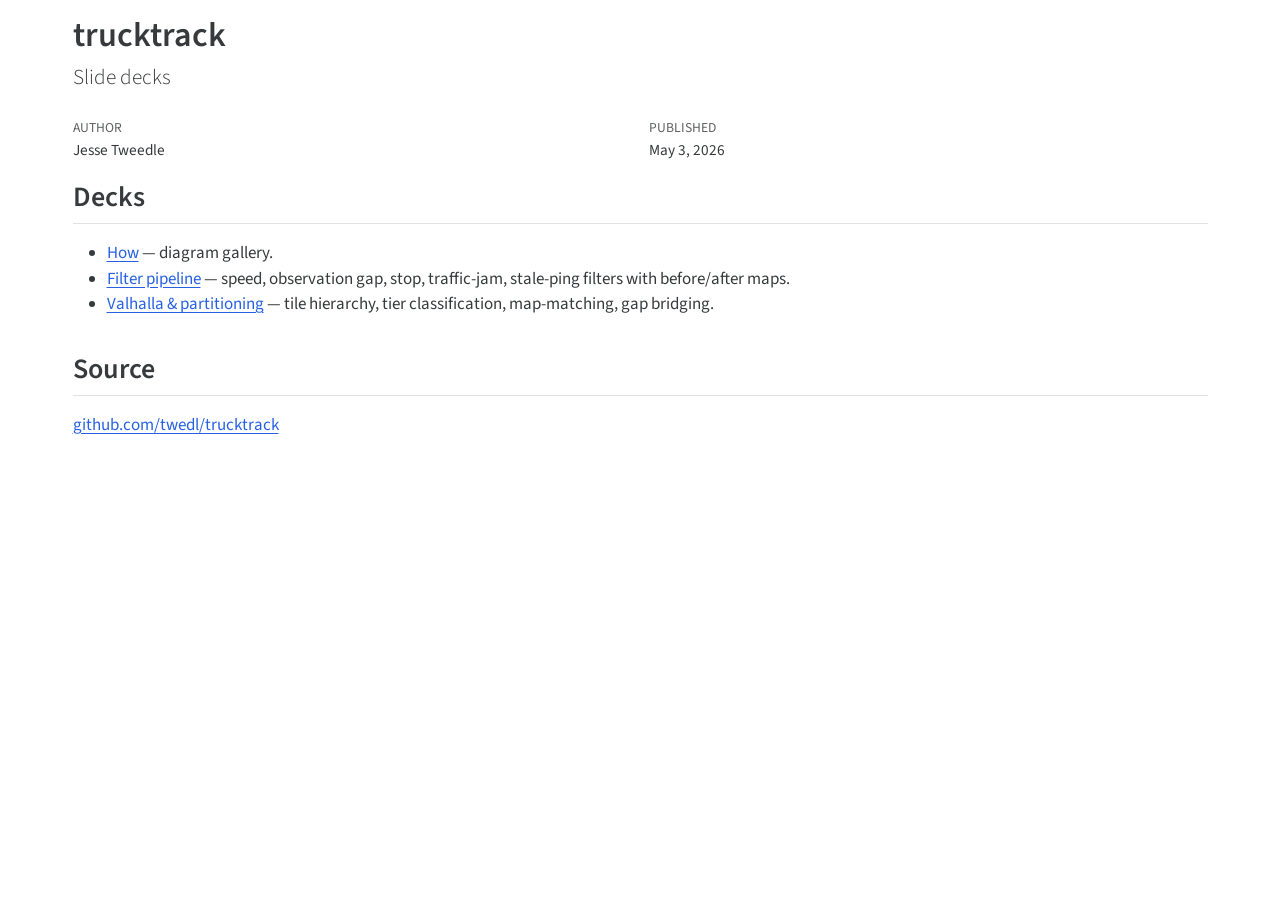
<file: docs/index.html>
<!DOCTYPE html>
<html xmlns="http://www.w3.org/1999/xhtml" lang="en" xml:lang="en"><head>

<meta charset="utf-8">
<meta name="generator" content="quarto-1.9.37">

<meta name="viewport" content="width=device-width, initial-scale=1.0, user-scalable=yes">

<meta name="author" content="Jesse Tweedle">
<meta name="dcterms.date" content="2026-05-03">

<title>trucktrack</title>
<style>
/* Default styles provided by pandoc.
** See https://pandoc.org/MANUAL.html#variables-for-html for config info.
*/
code{white-space: pre-wrap;}
span.smallcaps{font-variant: small-caps;}
div.columns{display: flex; gap: min(4vw, 1.5em);}
div.column{flex: auto; overflow-x: auto;}
div.hanging-indent{margin-left: 1.5em; text-indent: -1.5em;}
ul.task-list{list-style: none;}
ul.task-list li input[type="checkbox"] {
  width: 0.8em;
  margin: 0 0.8em 0.2em -1em; /* quarto-specific, see https://github.com/quarto-dev/quarto-cli/issues/4556 */ 
  vertical-align: middle;
}
</style>


<script src="index_files/libs/clipboard/clipboard.min.js"></script>
<script src="index_files/libs/quarto-html/quarto.js" type="module"></script>
<script src="index_files/libs/quarto-html/tabsets/tabsets.js" type="module"></script>
<script src="index_files/libs/quarto-html/popper.min.js"></script>
<script src="index_files/libs/quarto-html/tippy.umd.min.js"></script>
<script src="index_files/libs/quarto-html/anchor.min.js"></script>
<link href="index_files/libs/quarto-html/tippy.css" rel="stylesheet">
<link href="index_files/libs/quarto-html/quarto-syntax-highlighting-7f8f88aac4f3542376d5c11b86a4c14d.css" rel="stylesheet" id="quarto-text-highlighting-styles">
<script src="index_files/libs/bootstrap/bootstrap.min.js"></script>
<link href="index_files/libs/bootstrap/bootstrap-icons.css" rel="stylesheet">
<link href="index_files/libs/bootstrap/bootstrap-8ffd5f67044e5306d9846f29df41dda5.min.css" rel="stylesheet" append-hash="true" id="quarto-bootstrap" data-mode="light">


</head>

<body class="quarto-light">

<div id="quarto-content" class="page-columns page-rows-contents page-layout-full">

<main class="content column-page" id="quarto-document-content">

<header id="title-block-header" class="quarto-title-block default">
<div class="quarto-title">
<h1 class="title">trucktrack</h1>
<p class="subtitle lead">Slide decks</p>
</div>



<div class="quarto-title-meta column-page">

    <div>
    <div class="quarto-title-meta-heading">Author</div>
    <div class="quarto-title-meta-contents">
             <p>Jesse Tweedle </p>
          </div>
  </div>
    
    <div>
    <div class="quarto-title-meta-heading">Published</div>
    <div class="quarto-title-meta-contents">
      <p class="date">May 3, 2026</p>
    </div>
  </div>
  
    
  </div>
  


</header>


<section id="decks" class="level2">
<h2 class="anchored" data-anchor-id="decks">Decks</h2>
<ul>
<li><a href="how/">How</a> — diagram gallery.</li>
<li><a href="filters/">Filter pipeline</a> — speed, observation gap, stop, traffic-jam, stale-ping filters with before/after maps.</li>
<li><a href="valhalla/">Valhalla &amp; partitioning</a> — tile hierarchy, tier classification, map-matching, gap bridging.</li>
</ul>
</section>
<section id="source" class="level2">
<h2 class="anchored" data-anchor-id="source">Source</h2>
<p><a href="https://github.com/twedl/trucktrack">github.com/twedl/trucktrack</a></p>
</section>

</main>
<!-- /main column -->
<script id="quarto-html-after-body" type="application/javascript">
  window.document.addEventListener("DOMContentLoaded", function (event) {
    const icon = "";
    const anchorJS = new window.AnchorJS();
    anchorJS.options = {
      placement: 'right',
      icon: icon
    };
    anchorJS.add('.anchored');
    const isCodeAnnotation = (el) => {
      for (const clz of el.classList) {
        if (clz.startsWith('code-annotation-')) {                     
          return true;
        }
      }
      return false;
    }
    const onCopySuccess = function(e) {
      // button target
      const button = e.trigger;
      // don't keep focus
      button.blur();
      // flash "checked"
      button.classList.add('code-copy-button-checked');
      var currentTitle = button.getAttribute("title");
      button.setAttribute("title", "Copied!");
      let tooltip;
      if (window.bootstrap) {
        button.setAttribute("data-bs-toggle", "tooltip");
        button.setAttribute("data-bs-placement", "left");
        button.setAttribute("data-bs-title", "Copied!");
        tooltip = new bootstrap.Tooltip(button, 
          { trigger: "manual", 
            customClass: "code-copy-button-tooltip",
            offset: [0, -8]});
        tooltip.show();    
      }
      setTimeout(function() {
        if (tooltip) {
          tooltip.hide();
          button.removeAttribute("data-bs-title");
          button.removeAttribute("data-bs-toggle");
          button.removeAttribute("data-bs-placement");
        }
        button.setAttribute("title", currentTitle);
        button.classList.remove('code-copy-button-checked');
      }, 1000);
      // clear code selection
      e.clearSelection();
    }
    const getTextToCopy = function(trigger) {
      const outerScaffold = trigger.parentElement.cloneNode(true);
      const codeEl = outerScaffold.querySelector('code');
      for (const childEl of codeEl.children) {
        if (isCodeAnnotation(childEl)) {
          childEl.remove();
        }
      }
      return codeEl.innerText;
    }
    const clipboard = new window.ClipboardJS('.code-copy-button:not([data-in-quarto-modal])', {
      text: getTextToCopy
    });
    clipboard.on('success', onCopySuccess);
    if (window.document.getElementById('quarto-embedded-source-code-modal')) {
      const clipboardModal = new window.ClipboardJS('.code-copy-button[data-in-quarto-modal]', {
        text: getTextToCopy,
        container: window.document.getElementById('quarto-embedded-source-code-modal')
      });
      clipboardModal.on('success', onCopySuccess);
    }
      var localhostRegex = new RegExp(/^(?:http|https):\/\/localhost\:?[0-9]*\//);
      var mailtoRegex = new RegExp(/^mailto:/);
        var filterRegex = new RegExp('/' + window.location.host + '/');
      var isInternal = (href) => {
          return filterRegex.test(href) || localhostRegex.test(href) || mailtoRegex.test(href);
      }
      // Inspect non-navigation links and adorn them if external
     var links = window.document.querySelectorAll('a[href]:not(.nav-link):not(.navbar-brand):not(.toc-action):not(.sidebar-link):not(.sidebar-item-toggle):not(.pagination-link):not(.no-external):not([aria-hidden]):not(.dropdown-item):not(.quarto-navigation-tool):not(.about-link)');
      for (var i=0; i<links.length; i++) {
        const link = links[i];
        if (!isInternal(link.href)) {
          // undo the damage that might have been done by quarto-nav.js in the case of
          // links that we want to consider external
          if (link.dataset.originalHref !== undefined) {
            link.href = link.dataset.originalHref;
          }
        }
      }
    function tippyHover(el, contentFn, onTriggerFn, onUntriggerFn) {
      const config = {
        allowHTML: true,
        maxWidth: 500,
        delay: 100,
        arrow: false,
        appendTo: function(el) {
            return el.parentElement;
        },
        interactive: true,
        interactiveBorder: 10,
        theme: 'quarto',
        placement: 'bottom-start',
      };
      if (contentFn) {
        config.content = contentFn;
      }
      if (onTriggerFn) {
        config.onTrigger = onTriggerFn;
      }
      if (onUntriggerFn) {
        config.onUntrigger = onUntriggerFn;
      }
      window.tippy(el, config); 
    }
    const noterefs = window.document.querySelectorAll('a[role="doc-noteref"]');
    for (var i=0; i<noterefs.length; i++) {
      const ref = noterefs[i];
      tippyHover(ref, function() {
        // use id or data attribute instead here
        let href = ref.getAttribute('data-footnote-href') || ref.getAttribute('href');
        try { href = new URL(href).hash; } catch {}
        const id = href.replace(/^#\/?/, "");
        const note = window.document.getElementById(id);
        if (note) {
          return note.innerHTML;
        } else {
          return "";
        }
      });
    }
    const xrefs = window.document.querySelectorAll('a.quarto-xref');
    const processXRef = (id, note) => {
      // Strip column container classes
      const stripColumnClz = (el) => {
        el.classList.remove("page-full", "page-columns");
        if (el.children) {
          for (const child of el.children) {
            stripColumnClz(child);
          }
        }
      }
      stripColumnClz(note)
      if (id === null || id.startsWith('sec-')) {
        // Special case sections, only their first couple elements
        const container = document.createElement("div");
        if (note.children && note.children.length > 2) {
          container.appendChild(note.children[0].cloneNode(true));
          for (let i = 1; i < note.children.length; i++) {
            const child = note.children[i];
            if (child.tagName === "P" && child.innerText === "") {
              continue;
            } else {
              container.appendChild(child.cloneNode(true));
              break;
            }
          }
          if (window.Quarto?.typesetMath) {
            window.Quarto.typesetMath(container);
          }
          return container.innerHTML
        } else {
          if (window.Quarto?.typesetMath) {
            window.Quarto.typesetMath(note);
          }
          return note.innerHTML;
        }
      } else {
        // Remove any anchor links if they are present
        const anchorLink = note.querySelector('a.anchorjs-link');
        if (anchorLink) {
          anchorLink.remove();
        }
        if (window.Quarto?.typesetMath) {
          window.Quarto.typesetMath(note);
        }
        if (note.classList.contains("callout")) {
          return note.outerHTML;
        } else {
          return note.innerHTML;
        }
      }
    }
    for (var i=0; i<xrefs.length; i++) {
      const xref = xrefs[i];
      tippyHover(xref, undefined, function(instance) {
        instance.disable();
        let url = xref.getAttribute('href');
        let hash = undefined; 
        if (url.startsWith('#')) {
          hash = url;
        } else {
          try { hash = new URL(url).hash; } catch {}
        }
        if (hash) {
          const id = hash.replace(/^#\/?/, "");
          const note = window.document.getElementById(id);
          if (note !== null) {
            try {
              const html = processXRef(id, note.cloneNode(true));
              instance.setContent(html);
            } finally {
              instance.enable();
              instance.show();
            }
          } else {
            // See if we can fetch this
            fetch(url.split('#')[0])
            .then(res => res.text())
            .then(html => {
              const parser = new DOMParser();
              const htmlDoc = parser.parseFromString(html, "text/html");
              const note = htmlDoc.getElementById(id);
              if (note !== null) {
                const html = processXRef(id, note);
                instance.setContent(html);
              } 
            }).finally(() => {
              instance.enable();
              instance.show();
            });
          }
        } else {
          // See if we can fetch a full url (with no hash to target)
          // This is a special case and we should probably do some content thinning / targeting
          fetch(url)
          .then(res => res.text())
          .then(html => {
            const parser = new DOMParser();
            const htmlDoc = parser.parseFromString(html, "text/html");
            const note = htmlDoc.querySelector('main.content');
            if (note !== null) {
              // This should only happen for chapter cross references
              // (since there is no id in the URL)
              // remove the first header
              if (note.children.length > 0 && note.children[0].tagName === "HEADER") {
                note.children[0].remove();
              }
              const html = processXRef(null, note);
              instance.setContent(html);
            } 
          }).finally(() => {
            instance.enable();
            instance.show();
          });
        }
      }, function(instance) {
      });
    }
        let selectedAnnoteEl;
        const selectorForAnnotation = ( cell, annotation) => {
          let cellAttr = 'data-code-cell="' + cell + '"';
          let lineAttr = 'data-code-annotation="' +  annotation + '"';
          const selector = 'span[' + cellAttr + '][' + lineAttr + ']';
          return selector;
        }
        const selectCodeLines = (annoteEl) => {
          const doc = window.document;
          const targetCell = annoteEl.getAttribute("data-target-cell");
          const targetAnnotation = annoteEl.getAttribute("data-target-annotation");
          const annoteSpan = window.document.querySelector(selectorForAnnotation(targetCell, targetAnnotation));
          const lines = annoteSpan.getAttribute("data-code-lines").split(",");
          const lineIds = lines.map((line) => {
            return targetCell + "-" + line;
          })
          let top = null;
          let height = null;
          let parent = null;
          if (lineIds.length > 0) {
              //compute the position of the single el (top and bottom and make a div)
              const el = window.document.getElementById(lineIds[0]);
              top = el.offsetTop;
              height = el.offsetHeight;
              parent = el.parentElement.parentElement;
            if (lineIds.length > 1) {
              const lastEl = window.document.getElementById(lineIds[lineIds.length - 1]);
              const bottom = lastEl.offsetTop + lastEl.offsetHeight;
              height = bottom - top;
            }
            if (top !== null && height !== null && parent !== null) {
              // cook up a div (if necessary) and position it 
              let div = window.document.getElementById("code-annotation-line-highlight");
              if (div === null) {
                div = window.document.createElement("div");
                div.setAttribute("id", "code-annotation-line-highlight");
                div.style.position = 'absolute';
                parent.appendChild(div);
              }
              div.style.top = top - 2 + "px";
              div.style.height = height + 4 + "px";
              div.style.left = 0;
              let gutterDiv = window.document.getElementById("code-annotation-line-highlight-gutter");
              if (gutterDiv === null) {
                gutterDiv = window.document.createElement("div");
                gutterDiv.setAttribute("id", "code-annotation-line-highlight-gutter");
                gutterDiv.style.position = 'absolute';
                const codeCell = window.document.getElementById(targetCell);
                const gutter = codeCell.querySelector('.code-annotation-gutter');
                gutter.appendChild(gutterDiv);
              }
              gutterDiv.style.top = top - 2 + "px";
              gutterDiv.style.height = height + 4 + "px";
            }
            selectedAnnoteEl = annoteEl;
          }
        };
        const unselectCodeLines = () => {
          const elementsIds = ["code-annotation-line-highlight", "code-annotation-line-highlight-gutter"];
          elementsIds.forEach((elId) => {
            const div = window.document.getElementById(elId);
            if (div) {
              div.remove();
            }
          });
          selectedAnnoteEl = undefined;
        };
          // Handle positioning of the toggle
      window.addEventListener(
        "resize",
        throttle(() => {
          elRect = undefined;
          if (selectedAnnoteEl) {
            selectCodeLines(selectedAnnoteEl);
          }
        }, 10)
      );
      function throttle(fn, ms) {
      let throttle = false;
      let timer;
        return (...args) => {
          if(!throttle) { // first call gets through
              fn.apply(this, args);
              throttle = true;
          } else { // all the others get throttled
              if(timer) clearTimeout(timer); // cancel #2
              timer = setTimeout(() => {
                fn.apply(this, args);
                timer = throttle = false;
              }, ms);
          }
        };
      }
        // Attach click handler to the DT
        const annoteDls = window.document.querySelectorAll('dt[data-target-cell]');
        for (const annoteDlNode of annoteDls) {
          annoteDlNode.addEventListener('click', (event) => {
            const clickedEl = event.target;
            if (clickedEl !== selectedAnnoteEl) {
              unselectCodeLines();
              const activeEl = window.document.querySelector('dt[data-target-cell].code-annotation-active');
              if (activeEl) {
                activeEl.classList.remove('code-annotation-active');
              }
              selectCodeLines(clickedEl);
              clickedEl.classList.add('code-annotation-active');
            } else {
              // Unselect the line
              unselectCodeLines();
              clickedEl.classList.remove('code-annotation-active');
            }
          });
        }
    const findCites = (el) => {
      const parentEl = el.parentElement;
      if (parentEl) {
        const cites = parentEl.dataset.cites;
        if (cites) {
          return {
            el,
            cites: cites.split(' ')
          };
        } else {
          return findCites(el.parentElement)
        }
      } else {
        return undefined;
      }
    };
    var bibliorefs = window.document.querySelectorAll('a[role="doc-biblioref"]');
    for (var i=0; i<bibliorefs.length; i++) {
      const ref = bibliorefs[i];
      const citeInfo = findCites(ref);
      if (citeInfo) {
        tippyHover(citeInfo.el, function() {
          var popup = window.document.createElement('div');
          citeInfo.cites.forEach(function(cite) {
            var citeDiv = window.document.createElement('div');
            citeDiv.classList.add('hanging-indent');
            citeDiv.classList.add('csl-entry');
            var biblioDiv = window.document.getElementById('ref-' + cite);
            if (biblioDiv) {
              citeDiv.innerHTML = biblioDiv.innerHTML;
            }
            popup.appendChild(citeDiv);
          });
          return popup.innerHTML;
        });
      }
    }
  });
  </script>
</div> <!-- /content -->




</body></html>
</file>
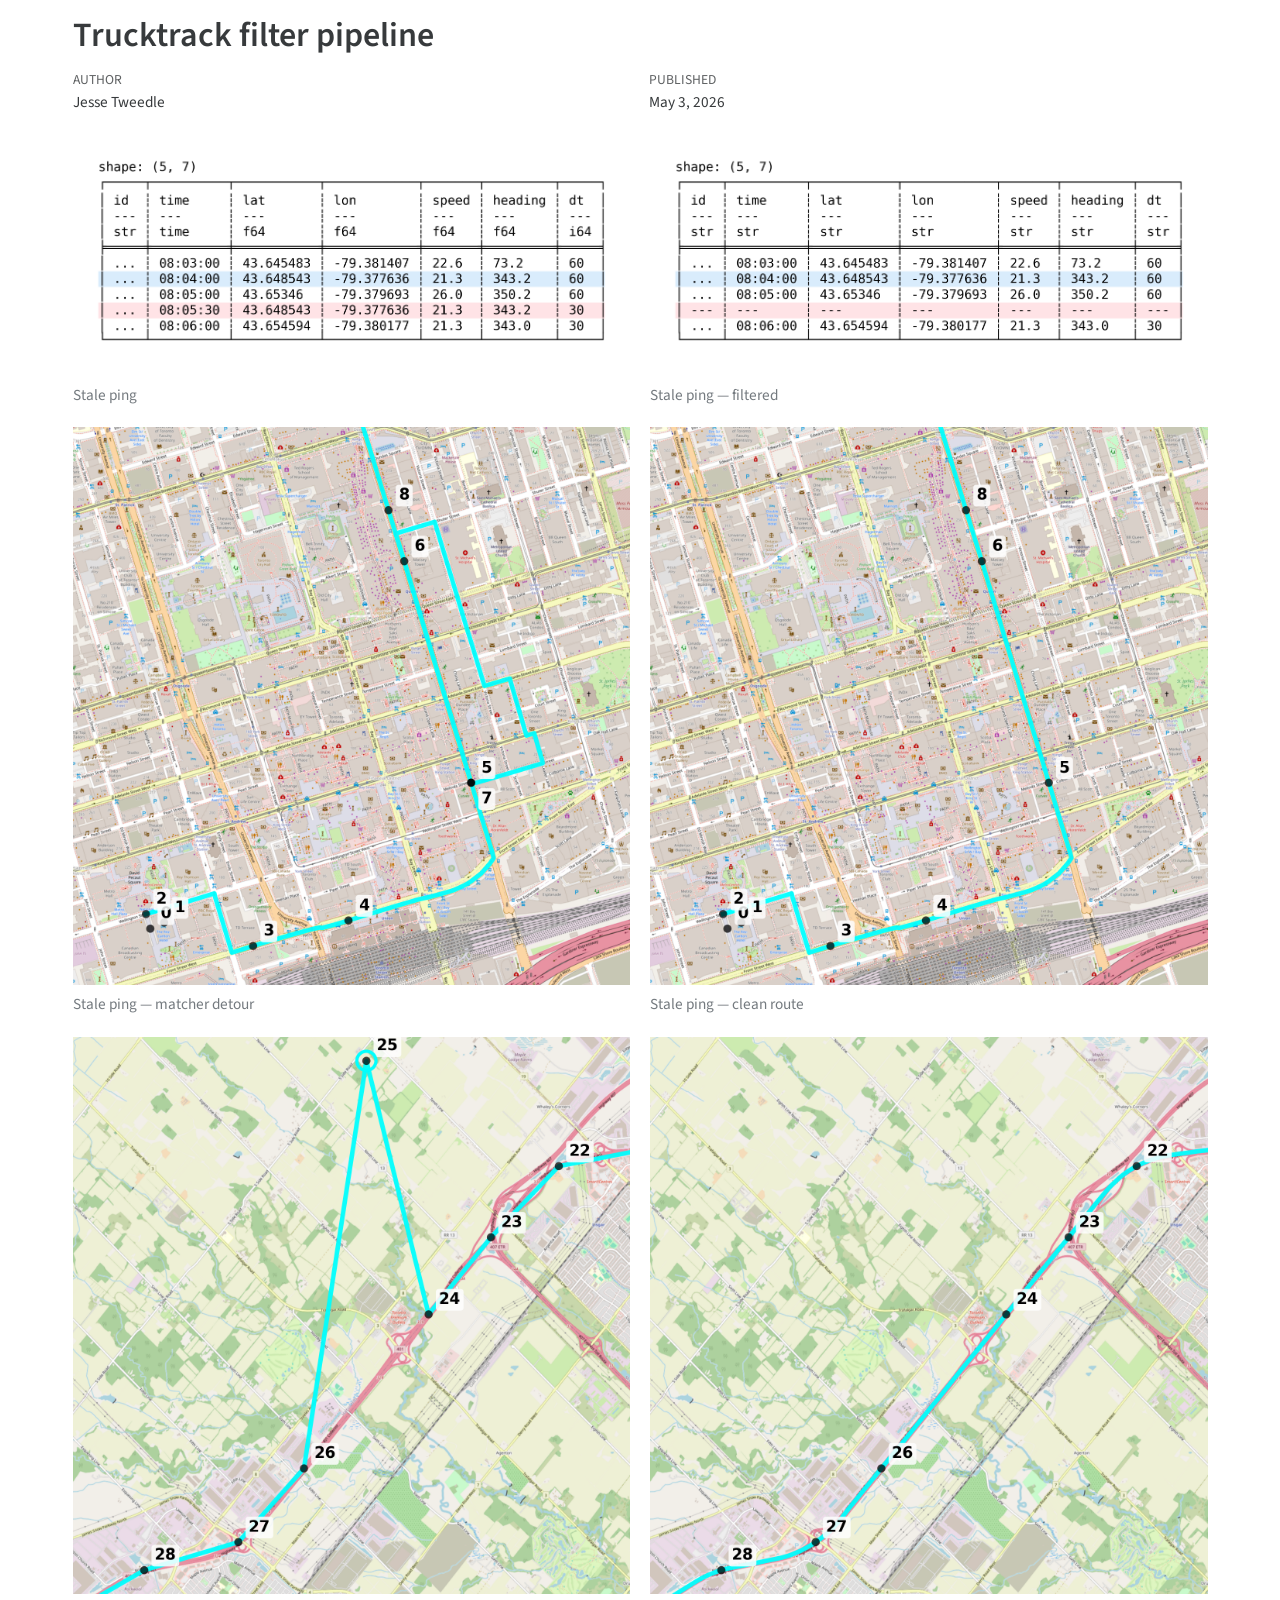
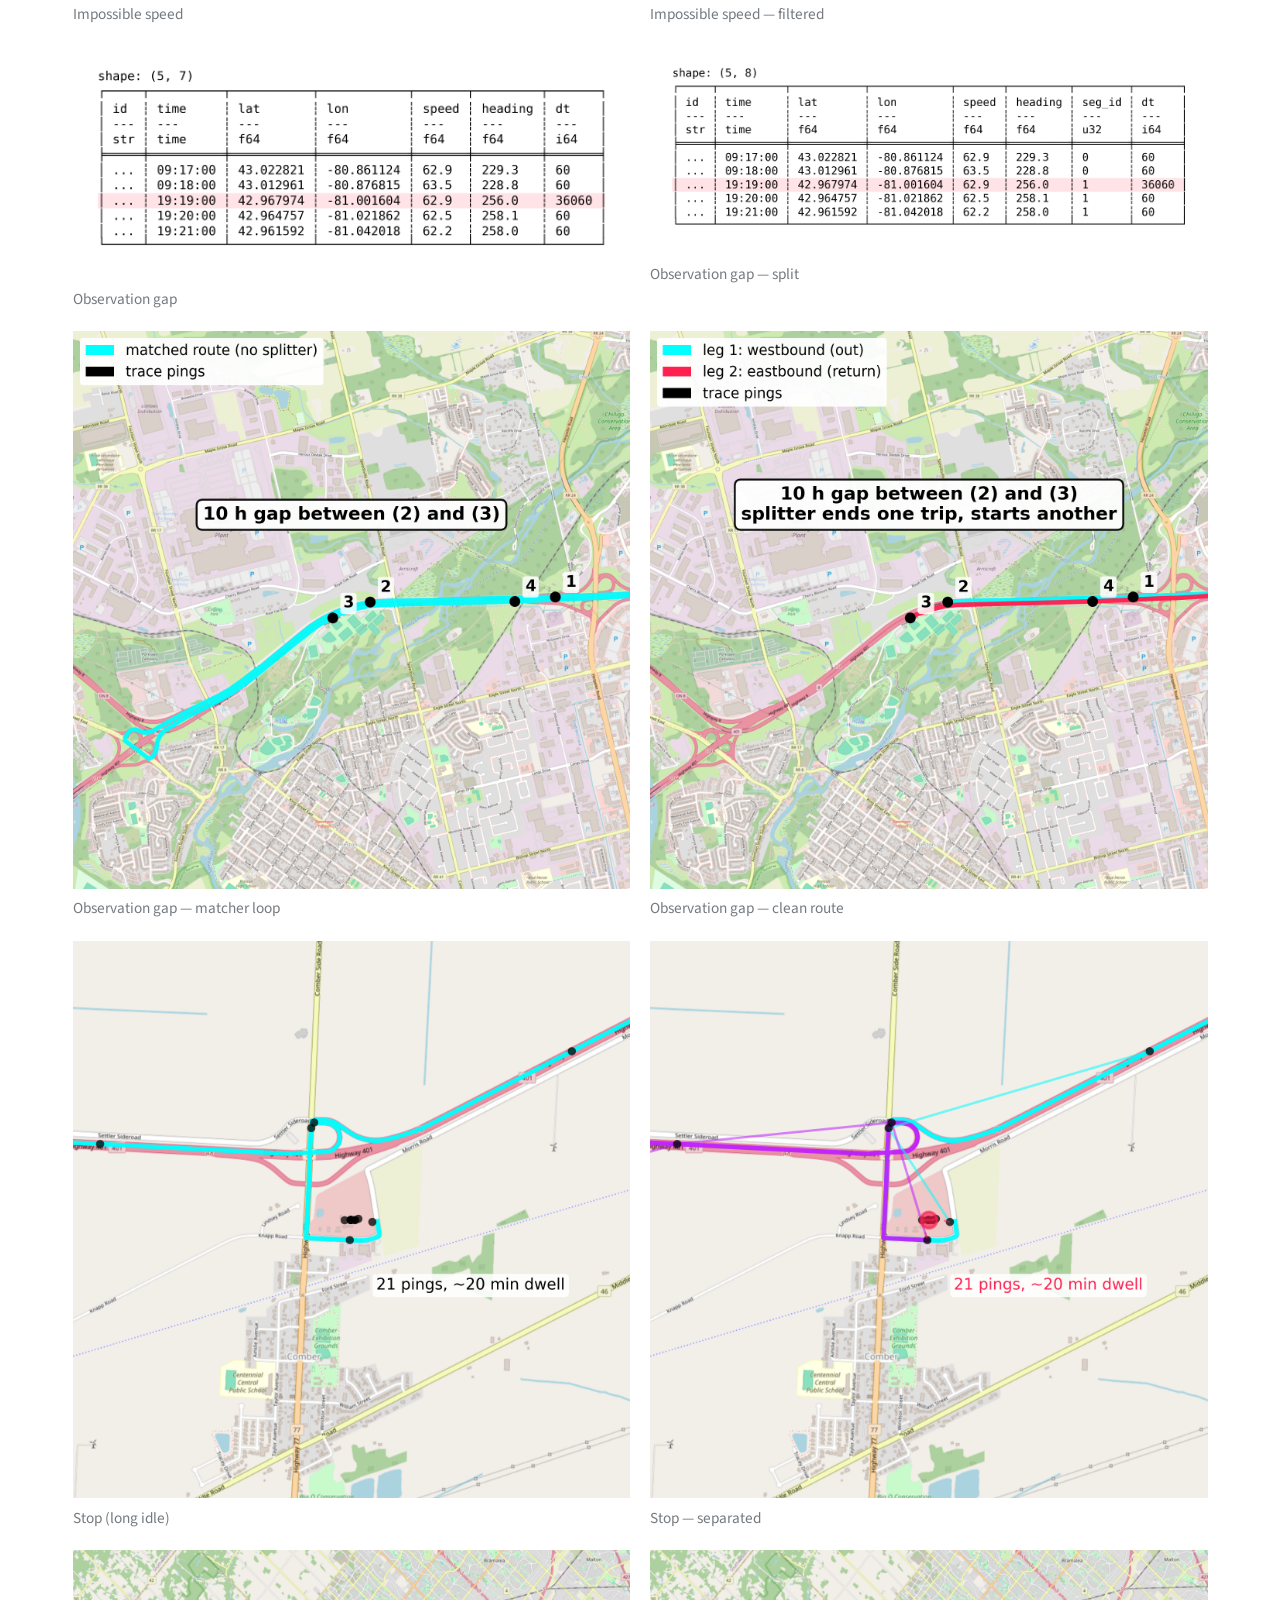
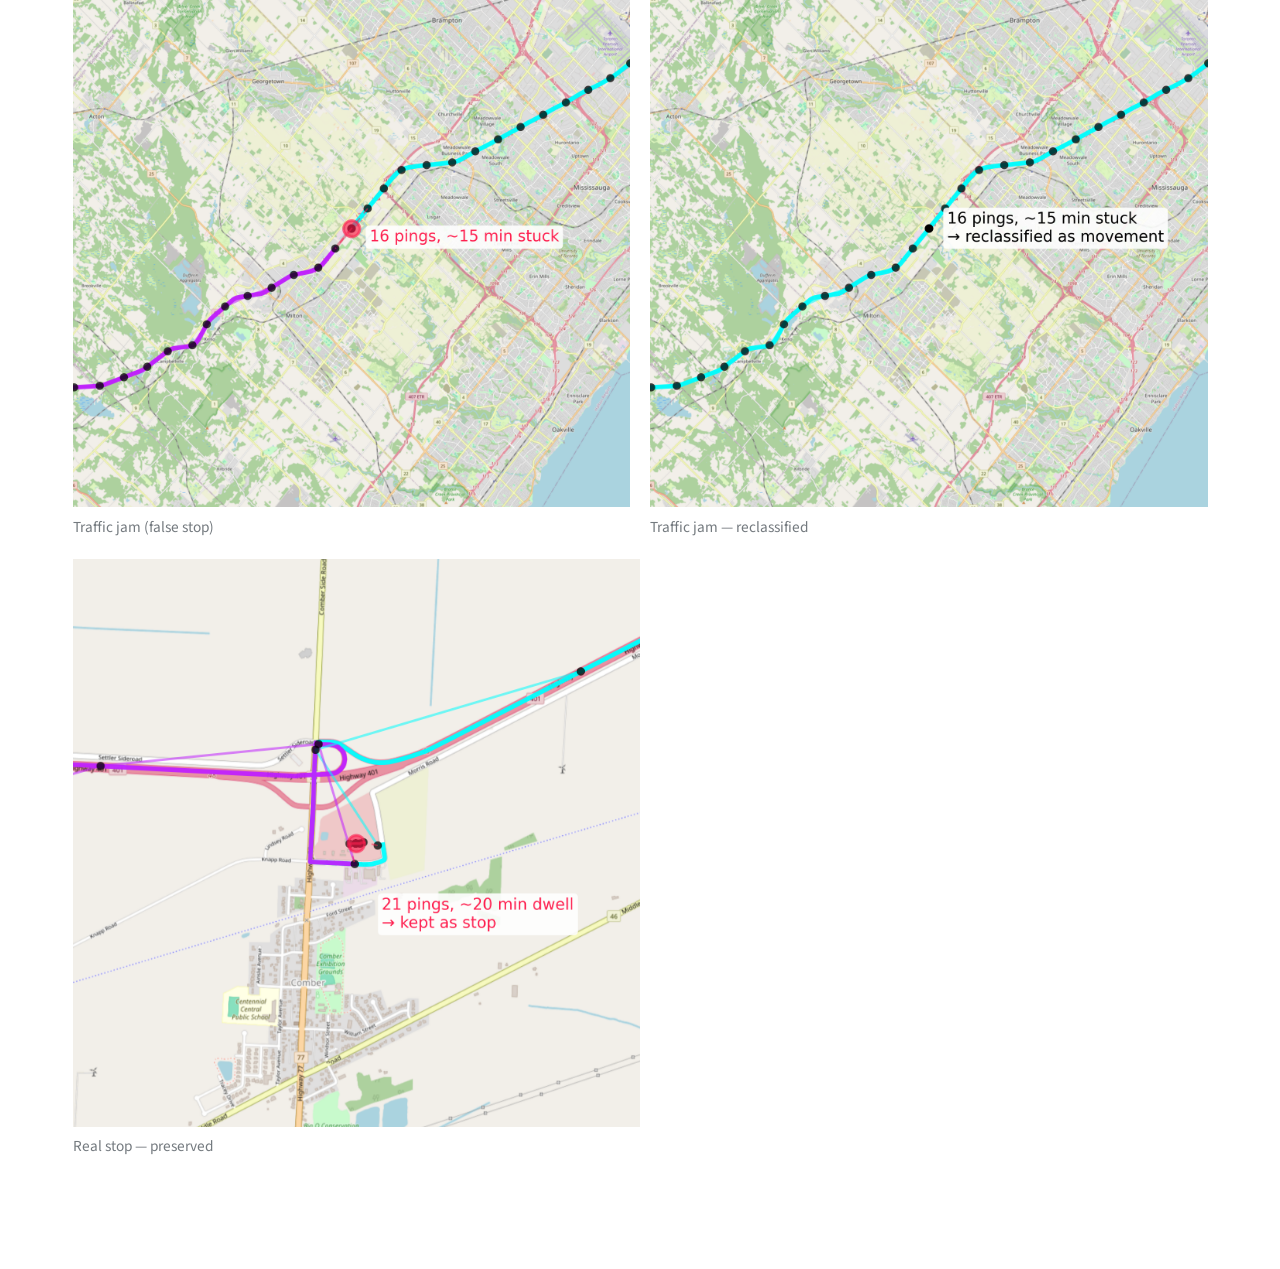
<file: docs/filters/index.html>
<!DOCTYPE html>
<html xmlns="http://www.w3.org/1999/xhtml" lang="en" xml:lang="en"><head>

<meta charset="utf-8">
<meta name="generator" content="quarto-1.9.37">

<meta name="viewport" content="width=device-width, initial-scale=1.0, user-scalable=yes">

<meta name="author" content="Jesse Tweedle">
<meta name="dcterms.date" content="2026-05-03">

<title>Trucktrack filter pipeline</title>
<style>
/* Default styles provided by pandoc.
** See https://pandoc.org/MANUAL.html#variables-for-html for config info.
*/
code{white-space: pre-wrap;}
span.smallcaps{font-variant: small-caps;}
div.columns{display: flex; gap: min(4vw, 1.5em);}
div.column{flex: auto; overflow-x: auto;}
div.hanging-indent{margin-left: 1.5em; text-indent: -1.5em;}
ul.task-list{list-style: none;}
ul.task-list li input[type="checkbox"] {
  width: 0.8em;
  margin: 0 0.8em 0.2em -1em; /* quarto-specific, see https://github.com/quarto-dev/quarto-cli/issues/4556 */ 
  vertical-align: middle;
}
</style>


<script src="index_files/libs/clipboard/clipboard.min.js"></script>
<script src="index_files/libs/quarto-html/quarto.js" type="module"></script>
<script src="index_files/libs/quarto-html/tabsets/tabsets.js" type="module"></script>
<script src="index_files/libs/quarto-html/popper.min.js"></script>
<script src="index_files/libs/quarto-html/tippy.umd.min.js"></script>
<script src="index_files/libs/quarto-html/anchor.min.js"></script>
<link href="index_files/libs/quarto-html/tippy.css" rel="stylesheet">
<link href="index_files/libs/quarto-html/quarto-syntax-highlighting-7f8f88aac4f3542376d5c11b86a4c14d.css" rel="stylesheet" id="quarto-text-highlighting-styles">
<script src="index_files/libs/bootstrap/bootstrap.min.js"></script>
<link href="index_files/libs/bootstrap/bootstrap-icons.css" rel="stylesheet">
<link href="index_files/libs/bootstrap/bootstrap-8ffd5f67044e5306d9846f29df41dda5.min.css" rel="stylesheet" append-hash="true" id="quarto-bootstrap" data-mode="light">
<script src="index_files/libs/quarto-contrib/glightbox/glightbox.min.js"></script>
<link href="index_files/libs/quarto-contrib/glightbox/glightbox.min.css" rel="stylesheet">
<link href="index_files/libs/quarto-contrib/glightbox/lightbox.css" rel="stylesheet">


</head>

<body class="quarto-light">

<div id="quarto-content" class="page-columns page-rows-contents page-layout-full">

<main class="content column-page" id="quarto-document-content">

<header id="title-block-header" class="quarto-title-block default">
<div class="quarto-title">
<h1 class="title">Trucktrack filter pipeline</h1>
</div>



<div class="quarto-title-meta column-page">

    <div>
    <div class="quarto-title-meta-heading">Author</div>
    <div class="quarto-title-meta-contents">
             <p>Jesse Tweedle </p>
          </div>
  </div>
    
    <div>
    <div class="quarto-title-meta-heading">Published</div>
    <div class="quarto-title-meta-contents">
      <p class="date">May 3, 2026</p>
    </div>
  </div>
  
    
  </div>
  


</header>


<div class="quarto-layout-panel" data-layout-ncol="2">
<div class="quarto-layout-row">
<div class="quarto-layout-cell" style="flex-basis: 50.0%;justify-content: flex-start;">
<div class="quarto-figure quarto-figure-center">
<figure class="figure">
<p><a href="figures/stale-before.png" class="lightbox" data-gallery="filters" title="Stale ping"><img src="figures/stale-before.png" class="img-fluid figure-img" alt="Stale ping"></a></p>
<figcaption>Stale ping</figcaption>
</figure>
</div>
</div>
<div class="quarto-layout-cell" style="flex-basis: 50.0%;justify-content: flex-start;">
<div class="quarto-figure quarto-figure-center">
<figure class="figure">
<p><a href="figures/stale-after.png" class="lightbox" data-gallery="filters" title="Stale ping — filtered"><img src="figures/stale-after.png" class="img-fluid figure-img" alt="Stale ping — filtered"></a></p>
<figcaption>Stale ping — filtered</figcaption>
</figure>
</div>
</div>
</div>
<div class="quarto-layout-row">
<div class="quarto-layout-cell" style="flex-basis: 50.0%;justify-content: flex-start;">
<div class="quarto-figure quarto-figure-center">
<figure class="figure">
<p><a href="figures/stale-map-before.png" class="lightbox" data-gallery="filters" title="Stale ping — matcher detour"><img src="figures/stale-map-before.png" class="img-fluid figure-img" alt="Stale ping — matcher detour"></a></p>
<figcaption>Stale ping — matcher detour</figcaption>
</figure>
</div>
</div>
<div class="quarto-layout-cell" style="flex-basis: 50.0%;justify-content: flex-start;">
<div class="quarto-figure quarto-figure-center">
<figure class="figure">
<p><a href="figures/stale-map-after.png" class="lightbox" data-gallery="filters" title="Stale ping — clean route"><img src="figures/stale-map-after.png" class="img-fluid figure-img" alt="Stale ping — clean route"></a></p>
<figcaption>Stale ping — clean route</figcaption>
</figure>
</div>
</div>
</div>
<div class="quarto-layout-row">
<div class="quarto-layout-cell" style="flex-basis: 50.0%;justify-content: flex-start;">
<div class="quarto-figure quarto-figure-center">
<figure class="figure">
<p><a href="figures/speed-before.png" class="lightbox" data-gallery="filters" title="Impossible speed"><img src="figures/speed-before.png" class="img-fluid figure-img" alt="Impossible speed"></a></p>
<figcaption>Impossible speed</figcaption>
</figure>
</div>
</div>
<div class="quarto-layout-cell" style="flex-basis: 50.0%;justify-content: flex-start;">
<div class="quarto-figure quarto-figure-center">
<figure class="figure">
<p><a href="figures/speed-after.png" class="lightbox" data-gallery="filters" title="Impossible speed — filtered"><img src="figures/speed-after.png" class="img-fluid figure-img" alt="Impossible speed — filtered"></a></p>
<figcaption>Impossible speed — filtered</figcaption>
</figure>
</div>
</div>
</div>
<div class="quarto-layout-row">
<div class="quarto-layout-cell" style="flex-basis: 50.0%;justify-content: flex-start;">
<div class="quarto-figure quarto-figure-center">
<figure class="figure">
<p><a href="figures/gap-before.png" class="lightbox" data-gallery="filters" title="Observation gap"><img src="figures/gap-before.png" class="img-fluid figure-img" alt="Observation gap"></a></p>
<figcaption>Observation gap</figcaption>
</figure>
</div>
</div>
<div class="quarto-layout-cell" style="flex-basis: 50.0%;justify-content: flex-start;">
<div class="quarto-figure quarto-figure-center">
<figure class="figure">
<p><a href="figures/gap-after.png" class="lightbox" data-gallery="filters" title="Observation gap — split"><img src="figures/gap-after.png" class="img-fluid figure-img" alt="Observation gap — split"></a></p>
<figcaption>Observation gap — split</figcaption>
</figure>
</div>
</div>
</div>
<div class="quarto-layout-row">
<div class="quarto-layout-cell" style="flex-basis: 50.0%;justify-content: flex-start;">
<div class="quarto-figure quarto-figure-center">
<figure class="figure">
<p><a href="figures/gap-map-before.png" class="lightbox" data-gallery="filters" title="Observation gap — matcher loop"><img src="figures/gap-map-before.png" class="img-fluid figure-img" alt="Observation gap — matcher loop"></a></p>
<figcaption>Observation gap — matcher loop</figcaption>
</figure>
</div>
</div>
<div class="quarto-layout-cell" style="flex-basis: 50.0%;justify-content: flex-start;">
<div class="quarto-figure quarto-figure-center">
<figure class="figure">
<p><a href="figures/gap-map-after.png" class="lightbox" data-gallery="filters" title="Observation gap — clean route"><img src="figures/gap-map-after.png" class="img-fluid figure-img" alt="Observation gap — clean route"></a></p>
<figcaption>Observation gap — clean route</figcaption>
</figure>
</div>
</div>
</div>
<div class="quarto-layout-row">
<div class="quarto-layout-cell" style="flex-basis: 50.0%;justify-content: flex-start;">
<div class="quarto-figure quarto-figure-center">
<figure class="figure">
<p><a href="figures/stop-before.png" class="lightbox" data-gallery="filters" title="Stop (long idle)"><img src="figures/stop-before.png" class="img-fluid figure-img" alt="Stop (long idle)"></a></p>
<figcaption>Stop (long idle)</figcaption>
</figure>
</div>
</div>
<div class="quarto-layout-cell" style="flex-basis: 50.0%;justify-content: flex-start;">
<div class="quarto-figure quarto-figure-center">
<figure class="figure">
<p><a href="figures/stop-after.png" class="lightbox" data-gallery="filters" title="Stop — separated"><img src="figures/stop-after.png" class="img-fluid figure-img" alt="Stop — separated"></a></p>
<figcaption>Stop — separated</figcaption>
</figure>
</div>
</div>
</div>
<div class="quarto-layout-row">
<div class="quarto-layout-cell" style="flex-basis: 50.0%;justify-content: flex-start;">
<div class="quarto-figure quarto-figure-center">
<figure class="figure">
<p><a href="figures/traffic-before.png" class="lightbox" data-gallery="filters" title="Traffic jam (false stop)"><img src="figures/traffic-before.png" class="img-fluid figure-img" alt="Traffic jam (false stop)"></a></p>
<figcaption>Traffic jam (false stop)</figcaption>
</figure>
</div>
</div>
<div class="quarto-layout-cell" style="flex-basis: 50.0%;justify-content: flex-start;">
<div class="quarto-figure quarto-figure-center">
<figure class="figure">
<p><a href="figures/traffic-after.png" class="lightbox" data-gallery="filters" title="Traffic jam — reclassified"><img src="figures/traffic-after.png" class="img-fluid figure-img" alt="Traffic jam — reclassified"></a></p>
<figcaption>Traffic jam — reclassified</figcaption>
</figure>
</div>
</div>
</div>
<div class="quarto-layout-row">
<div class="quarto-layout-cell" style="flex-basis: 50.0%;justify-content: flex-start;">
<div class="quarto-figure quarto-figure-center">
<figure class="figure">
<p><a href="figures/traffic-real-stop.png" class="lightbox" data-gallery="filters" title="Real stop — preserved"><img src="figures/traffic-real-stop.png" class="img-fluid figure-img" alt="Real stop — preserved"></a></p>
<figcaption>Real stop — preserved</figcaption>
</figure>
</div>
</div>
</div>
</div>

</main>
<!-- /main column -->
<script id="quarto-html-after-body" type="application/javascript">
  window.document.addEventListener("DOMContentLoaded", function (event) {
    const icon = "";
    const anchorJS = new window.AnchorJS();
    anchorJS.options = {
      placement: 'right',
      icon: icon
    };
    anchorJS.add('.anchored');
    const isCodeAnnotation = (el) => {
      for (const clz of el.classList) {
        if (clz.startsWith('code-annotation-')) {                     
          return true;
        }
      }
      return false;
    }
    const onCopySuccess = function(e) {
      // button target
      const button = e.trigger;
      // don't keep focus
      button.blur();
      // flash "checked"
      button.classList.add('code-copy-button-checked');
      var currentTitle = button.getAttribute("title");
      button.setAttribute("title", "Copied!");
      let tooltip;
      if (window.bootstrap) {
        button.setAttribute("data-bs-toggle", "tooltip");
        button.setAttribute("data-bs-placement", "left");
        button.setAttribute("data-bs-title", "Copied!");
        tooltip = new bootstrap.Tooltip(button, 
          { trigger: "manual", 
            customClass: "code-copy-button-tooltip",
            offset: [0, -8]});
        tooltip.show();    
      }
      setTimeout(function() {
        if (tooltip) {
          tooltip.hide();
          button.removeAttribute("data-bs-title");
          button.removeAttribute("data-bs-toggle");
          button.removeAttribute("data-bs-placement");
        }
        button.setAttribute("title", currentTitle);
        button.classList.remove('code-copy-button-checked');
      }, 1000);
      // clear code selection
      e.clearSelection();
    }
    const getTextToCopy = function(trigger) {
      const outerScaffold = trigger.parentElement.cloneNode(true);
      const codeEl = outerScaffold.querySelector('code');
      for (const childEl of codeEl.children) {
        if (isCodeAnnotation(childEl)) {
          childEl.remove();
        }
      }
      return codeEl.innerText;
    }
    const clipboard = new window.ClipboardJS('.code-copy-button:not([data-in-quarto-modal])', {
      text: getTextToCopy
    });
    clipboard.on('success', onCopySuccess);
    if (window.document.getElementById('quarto-embedded-source-code-modal')) {
      const clipboardModal = new window.ClipboardJS('.code-copy-button[data-in-quarto-modal]', {
        text: getTextToCopy,
        container: window.document.getElementById('quarto-embedded-source-code-modal')
      });
      clipboardModal.on('success', onCopySuccess);
    }
      var localhostRegex = new RegExp(/^(?:http|https):\/\/localhost\:?[0-9]*\//);
      var mailtoRegex = new RegExp(/^mailto:/);
        var filterRegex = new RegExp('/' + window.location.host + '/');
      var isInternal = (href) => {
          return filterRegex.test(href) || localhostRegex.test(href) || mailtoRegex.test(href);
      }
      // Inspect non-navigation links and adorn them if external
     var links = window.document.querySelectorAll('a[href]:not(.nav-link):not(.navbar-brand):not(.toc-action):not(.sidebar-link):not(.sidebar-item-toggle):not(.pagination-link):not(.no-external):not([aria-hidden]):not(.dropdown-item):not(.quarto-navigation-tool):not(.about-link)');
      for (var i=0; i<links.length; i++) {
        const link = links[i];
        if (!isInternal(link.href)) {
          // undo the damage that might have been done by quarto-nav.js in the case of
          // links that we want to consider external
          if (link.dataset.originalHref !== undefined) {
            link.href = link.dataset.originalHref;
          }
        }
      }
    function tippyHover(el, contentFn, onTriggerFn, onUntriggerFn) {
      const config = {
        allowHTML: true,
        maxWidth: 500,
        delay: 100,
        arrow: false,
        appendTo: function(el) {
            return el.parentElement;
        },
        interactive: true,
        interactiveBorder: 10,
        theme: 'quarto',
        placement: 'bottom-start',
      };
      if (contentFn) {
        config.content = contentFn;
      }
      if (onTriggerFn) {
        config.onTrigger = onTriggerFn;
      }
      if (onUntriggerFn) {
        config.onUntrigger = onUntriggerFn;
      }
      window.tippy(el, config); 
    }
    const noterefs = window.document.querySelectorAll('a[role="doc-noteref"]');
    for (var i=0; i<noterefs.length; i++) {
      const ref = noterefs[i];
      tippyHover(ref, function() {
        // use id or data attribute instead here
        let href = ref.getAttribute('data-footnote-href') || ref.getAttribute('href');
        try { href = new URL(href).hash; } catch {}
        const id = href.replace(/^#\/?/, "");
        const note = window.document.getElementById(id);
        if (note) {
          return note.innerHTML;
        } else {
          return "";
        }
      });
    }
    const xrefs = window.document.querySelectorAll('a.quarto-xref');
    const processXRef = (id, note) => {
      // Strip column container classes
      const stripColumnClz = (el) => {
        el.classList.remove("page-full", "page-columns");
        if (el.children) {
          for (const child of el.children) {
            stripColumnClz(child);
          }
        }
      }
      stripColumnClz(note)
      if (id === null || id.startsWith('sec-')) {
        // Special case sections, only their first couple elements
        const container = document.createElement("div");
        if (note.children && note.children.length > 2) {
          container.appendChild(note.children[0].cloneNode(true));
          for (let i = 1; i < note.children.length; i++) {
            const child = note.children[i];
            if (child.tagName === "P" && child.innerText === "") {
              continue;
            } else {
              container.appendChild(child.cloneNode(true));
              break;
            }
          }
          if (window.Quarto?.typesetMath) {
            window.Quarto.typesetMath(container);
          }
          return container.innerHTML
        } else {
          if (window.Quarto?.typesetMath) {
            window.Quarto.typesetMath(note);
          }
          return note.innerHTML;
        }
      } else {
        // Remove any anchor links if they are present
        const anchorLink = note.querySelector('a.anchorjs-link');
        if (anchorLink) {
          anchorLink.remove();
        }
        if (window.Quarto?.typesetMath) {
          window.Quarto.typesetMath(note);
        }
        if (note.classList.contains("callout")) {
          return note.outerHTML;
        } else {
          return note.innerHTML;
        }
      }
    }
    for (var i=0; i<xrefs.length; i++) {
      const xref = xrefs[i];
      tippyHover(xref, undefined, function(instance) {
        instance.disable();
        let url = xref.getAttribute('href');
        let hash = undefined; 
        if (url.startsWith('#')) {
          hash = url;
        } else {
          try { hash = new URL(url).hash; } catch {}
        }
        if (hash) {
          const id = hash.replace(/^#\/?/, "");
          const note = window.document.getElementById(id);
          if (note !== null) {
            try {
              const html = processXRef(id, note.cloneNode(true));
              instance.setContent(html);
            } finally {
              instance.enable();
              instance.show();
            }
          } else {
            // See if we can fetch this
            fetch(url.split('#')[0])
            .then(res => res.text())
            .then(html => {
              const parser = new DOMParser();
              const htmlDoc = parser.parseFromString(html, "text/html");
              const note = htmlDoc.getElementById(id);
              if (note !== null) {
                const html = processXRef(id, note);
                instance.setContent(html);
              } 
            }).finally(() => {
              instance.enable();
              instance.show();
            });
          }
        } else {
          // See if we can fetch a full url (with no hash to target)
          // This is a special case and we should probably do some content thinning / targeting
          fetch(url)
          .then(res => res.text())
          .then(html => {
            const parser = new DOMParser();
            const htmlDoc = parser.parseFromString(html, "text/html");
            const note = htmlDoc.querySelector('main.content');
            if (note !== null) {
              // This should only happen for chapter cross references
              // (since there is no id in the URL)
              // remove the first header
              if (note.children.length > 0 && note.children[0].tagName === "HEADER") {
                note.children[0].remove();
              }
              const html = processXRef(null, note);
              instance.setContent(html);
            } 
          }).finally(() => {
            instance.enable();
            instance.show();
          });
        }
      }, function(instance) {
      });
    }
        let selectedAnnoteEl;
        const selectorForAnnotation = ( cell, annotation) => {
          let cellAttr = 'data-code-cell="' + cell + '"';
          let lineAttr = 'data-code-annotation="' +  annotation + '"';
          const selector = 'span[' + cellAttr + '][' + lineAttr + ']';
          return selector;
        }
        const selectCodeLines = (annoteEl) => {
          const doc = window.document;
          const targetCell = annoteEl.getAttribute("data-target-cell");
          const targetAnnotation = annoteEl.getAttribute("data-target-annotation");
          const annoteSpan = window.document.querySelector(selectorForAnnotation(targetCell, targetAnnotation));
          const lines = annoteSpan.getAttribute("data-code-lines").split(",");
          const lineIds = lines.map((line) => {
            return targetCell + "-" + line;
          })
          let top = null;
          let height = null;
          let parent = null;
          if (lineIds.length > 0) {
              //compute the position of the single el (top and bottom and make a div)
              const el = window.document.getElementById(lineIds[0]);
              top = el.offsetTop;
              height = el.offsetHeight;
              parent = el.parentElement.parentElement;
            if (lineIds.length > 1) {
              const lastEl = window.document.getElementById(lineIds[lineIds.length - 1]);
              const bottom = lastEl.offsetTop + lastEl.offsetHeight;
              height = bottom - top;
            }
            if (top !== null && height !== null && parent !== null) {
              // cook up a div (if necessary) and position it 
              let div = window.document.getElementById("code-annotation-line-highlight");
              if (div === null) {
                div = window.document.createElement("div");
                div.setAttribute("id", "code-annotation-line-highlight");
                div.style.position = 'absolute';
                parent.appendChild(div);
              }
              div.style.top = top - 2 + "px";
              div.style.height = height + 4 + "px";
              div.style.left = 0;
              let gutterDiv = window.document.getElementById("code-annotation-line-highlight-gutter");
              if (gutterDiv === null) {
                gutterDiv = window.document.createElement("div");
                gutterDiv.setAttribute("id", "code-annotation-line-highlight-gutter");
                gutterDiv.style.position = 'absolute';
                const codeCell = window.document.getElementById(targetCell);
                const gutter = codeCell.querySelector('.code-annotation-gutter');
                gutter.appendChild(gutterDiv);
              }
              gutterDiv.style.top = top - 2 + "px";
              gutterDiv.style.height = height + 4 + "px";
            }
            selectedAnnoteEl = annoteEl;
          }
        };
        const unselectCodeLines = () => {
          const elementsIds = ["code-annotation-line-highlight", "code-annotation-line-highlight-gutter"];
          elementsIds.forEach((elId) => {
            const div = window.document.getElementById(elId);
            if (div) {
              div.remove();
            }
          });
          selectedAnnoteEl = undefined;
        };
          // Handle positioning of the toggle
      window.addEventListener(
        "resize",
        throttle(() => {
          elRect = undefined;
          if (selectedAnnoteEl) {
            selectCodeLines(selectedAnnoteEl);
          }
        }, 10)
      );
      function throttle(fn, ms) {
      let throttle = false;
      let timer;
        return (...args) => {
          if(!throttle) { // first call gets through
              fn.apply(this, args);
              throttle = true;
          } else { // all the others get throttled
              if(timer) clearTimeout(timer); // cancel #2
              timer = setTimeout(() => {
                fn.apply(this, args);
                timer = throttle = false;
              }, ms);
          }
        };
      }
        // Attach click handler to the DT
        const annoteDls = window.document.querySelectorAll('dt[data-target-cell]');
        for (const annoteDlNode of annoteDls) {
          annoteDlNode.addEventListener('click', (event) => {
            const clickedEl = event.target;
            if (clickedEl !== selectedAnnoteEl) {
              unselectCodeLines();
              const activeEl = window.document.querySelector('dt[data-target-cell].code-annotation-active');
              if (activeEl) {
                activeEl.classList.remove('code-annotation-active');
              }
              selectCodeLines(clickedEl);
              clickedEl.classList.add('code-annotation-active');
            } else {
              // Unselect the line
              unselectCodeLines();
              clickedEl.classList.remove('code-annotation-active');
            }
          });
        }
    const findCites = (el) => {
      const parentEl = el.parentElement;
      if (parentEl) {
        const cites = parentEl.dataset.cites;
        if (cites) {
          return {
            el,
            cites: cites.split(' ')
          };
        } else {
          return findCites(el.parentElement)
        }
      } else {
        return undefined;
      }
    };
    var bibliorefs = window.document.querySelectorAll('a[role="doc-biblioref"]');
    for (var i=0; i<bibliorefs.length; i++) {
      const ref = bibliorefs[i];
      const citeInfo = findCites(ref);
      if (citeInfo) {
        tippyHover(citeInfo.el, function() {
          var popup = window.document.createElement('div');
          citeInfo.cites.forEach(function(cite) {
            var citeDiv = window.document.createElement('div');
            citeDiv.classList.add('hanging-indent');
            citeDiv.classList.add('csl-entry');
            var biblioDiv = window.document.getElementById('ref-' + cite);
            if (biblioDiv) {
              citeDiv.innerHTML = biblioDiv.innerHTML;
            }
            popup.appendChild(citeDiv);
          });
          return popup.innerHTML;
        });
      }
    }
  });
  </script>
</div> <!-- /content -->
<script>var lightboxQuarto = GLightbox({"closeEffect":"zoom","descPosition":"bottom","loop":false,"openEffect":"zoom","selector":".lightbox"});
(function() {
  let previousOnload = window.onload;
  window.onload = () => {
    if (previousOnload) {
      previousOnload();
    }
    lightboxQuarto.on('slide_before_load', (data) => {
      const { slideIndex, slideNode, slideConfig, player, trigger } = data;
      const href = trigger.getAttribute('href');
      if (href !== null) {
        const imgEl = window.document.querySelector(`a[href="${href}"] img`);
        if (imgEl !== null) {
          const srcAttr = imgEl.getAttribute("src");
          if (srcAttr && srcAttr.startsWith("data:")) {
            slideConfig.href = srcAttr;
          }
        }
      } 
    });
  
    lightboxQuarto.on('slide_after_load', (data) => {
      const { slideIndex, slideNode, slideConfig, player, trigger } = data;
      if (window.Quarto?.typesetMath) {
        window.Quarto.typesetMath(slideNode);
      }
    });
  
  };
  
})();
          </script>




</body></html>
</file>
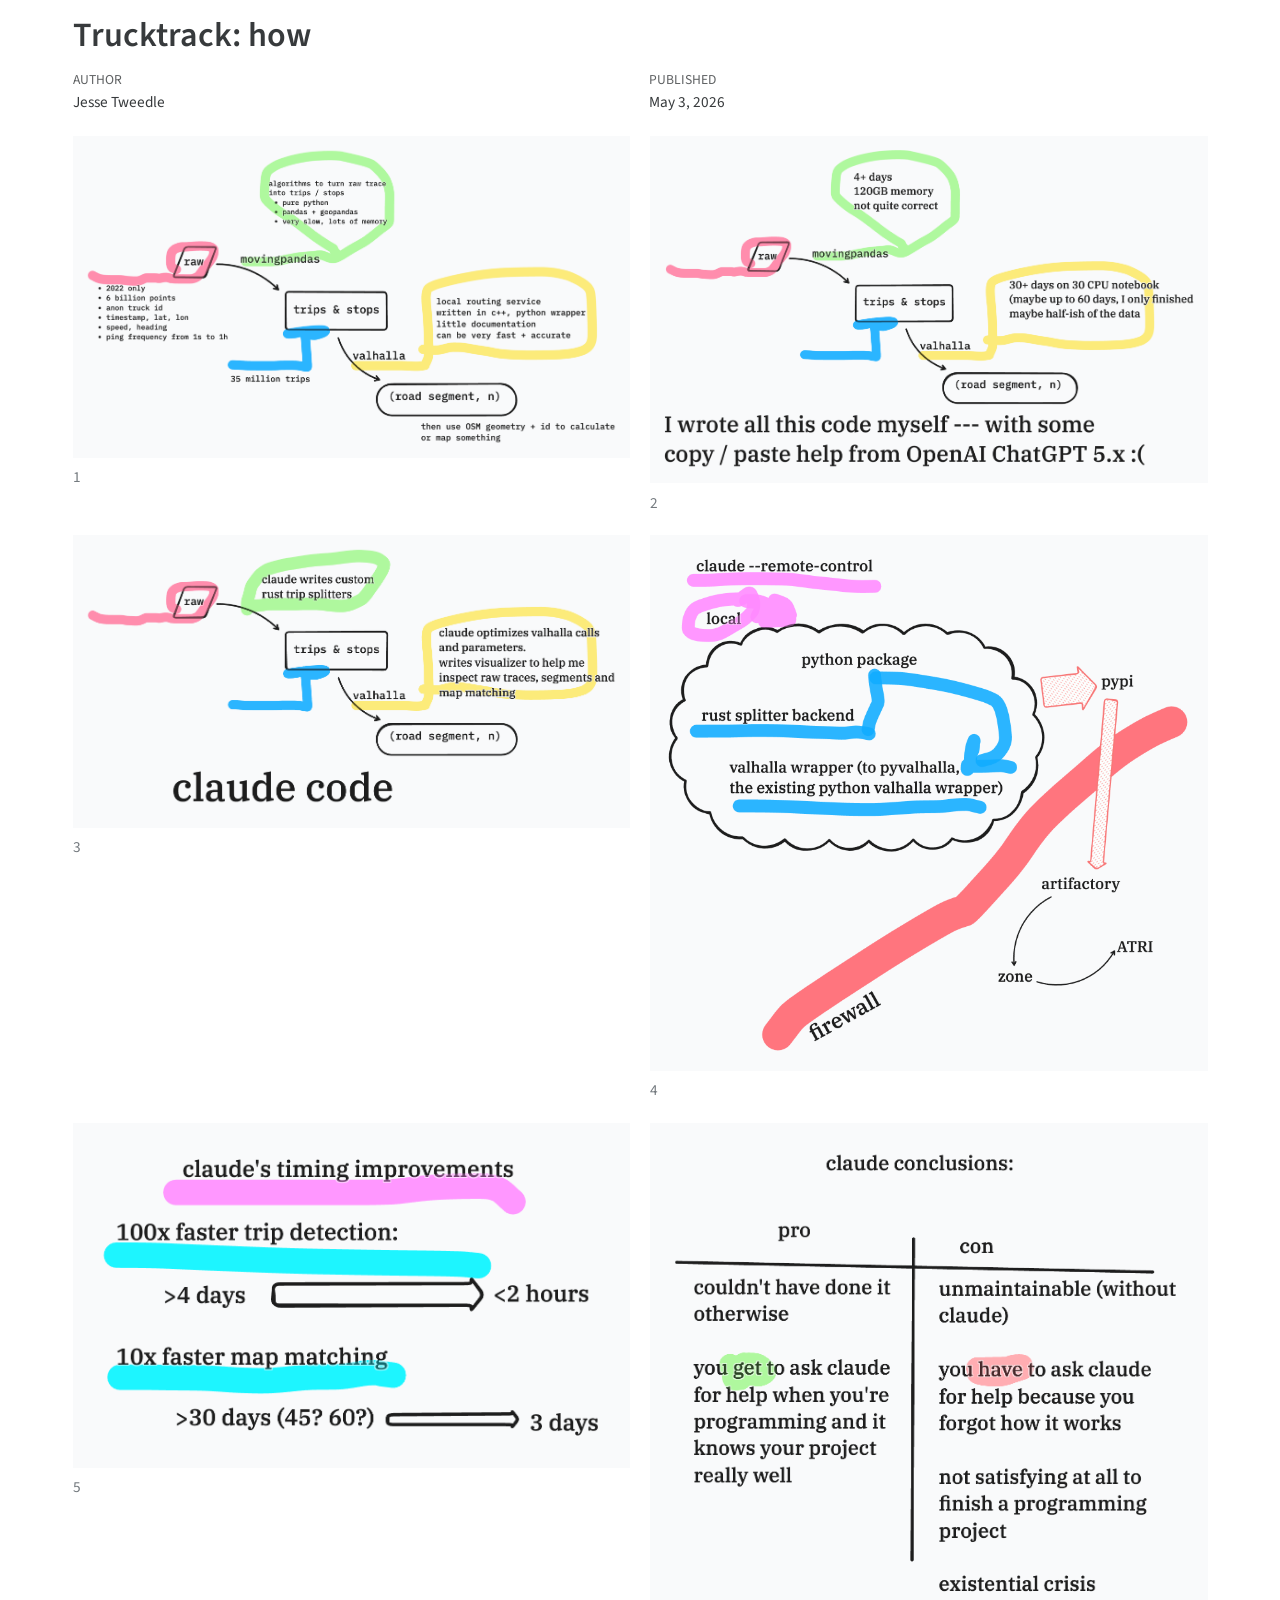
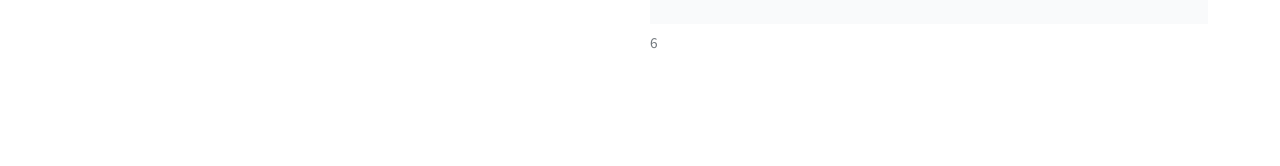
<file: docs/how/index.html>
<!DOCTYPE html>
<html xmlns="http://www.w3.org/1999/xhtml" lang="en" xml:lang="en"><head>

<meta charset="utf-8">
<meta name="generator" content="quarto-1.9.37">

<meta name="viewport" content="width=device-width, initial-scale=1.0, user-scalable=yes">

<meta name="author" content="Jesse Tweedle">
<meta name="dcterms.date" content="2026-05-03">

<title>Trucktrack: how</title>
<style>
/* Default styles provided by pandoc.
** See https://pandoc.org/MANUAL.html#variables-for-html for config info.
*/
code{white-space: pre-wrap;}
span.smallcaps{font-variant: small-caps;}
div.columns{display: flex; gap: min(4vw, 1.5em);}
div.column{flex: auto; overflow-x: auto;}
div.hanging-indent{margin-left: 1.5em; text-indent: -1.5em;}
ul.task-list{list-style: none;}
ul.task-list li input[type="checkbox"] {
  width: 0.8em;
  margin: 0 0.8em 0.2em -1em; /* quarto-specific, see https://github.com/quarto-dev/quarto-cli/issues/4556 */ 
  vertical-align: middle;
}
</style>


<script src="index_files/libs/clipboard/clipboard.min.js"></script>
<script src="index_files/libs/quarto-html/quarto.js" type="module"></script>
<script src="index_files/libs/quarto-html/tabsets/tabsets.js" type="module"></script>
<script src="index_files/libs/quarto-html/popper.min.js"></script>
<script src="index_files/libs/quarto-html/tippy.umd.min.js"></script>
<script src="index_files/libs/quarto-html/anchor.min.js"></script>
<link href="index_files/libs/quarto-html/tippy.css" rel="stylesheet">
<link href="index_files/libs/quarto-html/quarto-syntax-highlighting-7f8f88aac4f3542376d5c11b86a4c14d.css" rel="stylesheet" id="quarto-text-highlighting-styles">
<script src="index_files/libs/bootstrap/bootstrap.min.js"></script>
<link href="index_files/libs/bootstrap/bootstrap-icons.css" rel="stylesheet">
<link href="index_files/libs/bootstrap/bootstrap-8ffd5f67044e5306d9846f29df41dda5.min.css" rel="stylesheet" append-hash="true" id="quarto-bootstrap" data-mode="light">
<script src="index_files/libs/quarto-contrib/glightbox/glightbox.min.js"></script>
<link href="index_files/libs/quarto-contrib/glightbox/glightbox.min.css" rel="stylesheet">
<link href="index_files/libs/quarto-contrib/glightbox/lightbox.css" rel="stylesheet">


</head>

<body class="quarto-light">

<div id="quarto-content" class="page-columns page-rows-contents page-layout-full">

<main class="content column-page" id="quarto-document-content">

<header id="title-block-header" class="quarto-title-block default">
<div class="quarto-title">
<h1 class="title">Trucktrack: how</h1>
</div>



<div class="quarto-title-meta column-page">

    <div>
    <div class="quarto-title-meta-heading">Author</div>
    <div class="quarto-title-meta-contents">
             <p>Jesse Tweedle </p>
          </div>
  </div>
    
    <div>
    <div class="quarto-title-meta-heading">Published</div>
    <div class="quarto-title-meta-contents">
      <p class="date">May 3, 2026</p>
    </div>
  </div>
  
    
  </div>
  


</header>


<div class="quarto-layout-panel" data-layout-ncol="2">
<div class="quarto-layout-row">
<div class="quarto-layout-cell" style="flex-basis: 50.0%;justify-content: flex-start;">
<div class="quarto-figure quarto-figure-center">
<figure class="figure">
<p><a href="figures/slide-1.png" class="lightbox" data-gallery="how" title="1"><img src="figures/slide-1.png" class="img-fluid figure-img" alt="1"></a></p>
<figcaption>1</figcaption>
</figure>
</div>
</div>
<div class="quarto-layout-cell" style="flex-basis: 50.0%;justify-content: flex-start;">
<div class="quarto-figure quarto-figure-center">
<figure class="figure">
<p><a href="figures/slide-2.png" class="lightbox" data-gallery="how" title="2"><img src="figures/slide-2.png" class="img-fluid figure-img" alt="2"></a></p>
<figcaption>2</figcaption>
</figure>
</div>
</div>
</div>
<div class="quarto-layout-row">
<div class="quarto-layout-cell" style="flex-basis: 50.0%;justify-content: flex-start;">
<div class="quarto-figure quarto-figure-center">
<figure class="figure">
<p><a href="figures/slide-3.png" class="lightbox" data-gallery="how" title="3"><img src="figures/slide-3.png" class="img-fluid figure-img" alt="3"></a></p>
<figcaption>3</figcaption>
</figure>
</div>
</div>
<div class="quarto-layout-cell" style="flex-basis: 50.0%;justify-content: flex-start;">
<div class="quarto-figure quarto-figure-center">
<figure class="figure">
<p><a href="figures/slide-4.png" class="lightbox" data-gallery="how" title="4"><img src="figures/slide-4.png" class="img-fluid figure-img" alt="4"></a></p>
<figcaption>4</figcaption>
</figure>
</div>
</div>
</div>
<div class="quarto-layout-row">
<div class="quarto-layout-cell" style="flex-basis: 50.0%;justify-content: flex-start;">
<div class="quarto-figure quarto-figure-center">
<figure class="figure">
<p><a href="figures/slide-5.png" class="lightbox" data-gallery="how" title="5"><img src="figures/slide-5.png" class="img-fluid figure-img" alt="5"></a></p>
<figcaption>5</figcaption>
</figure>
</div>
</div>
<div class="quarto-layout-cell" style="flex-basis: 50.0%;justify-content: flex-start;">
<div class="quarto-figure quarto-figure-center">
<figure class="figure">
<p><a href="figures/slide-6.png" class="lightbox" data-gallery="how" title="6"><img src="figures/slide-6.png" class="img-fluid figure-img" alt="6"></a></p>
<figcaption>6</figcaption>
</figure>
</div>
</div>
</div>
</div>

</main>
<!-- /main column -->
<script id="quarto-html-after-body" type="application/javascript">
  window.document.addEventListener("DOMContentLoaded", function (event) {
    const icon = "";
    const anchorJS = new window.AnchorJS();
    anchorJS.options = {
      placement: 'right',
      icon: icon
    };
    anchorJS.add('.anchored');
    const isCodeAnnotation = (el) => {
      for (const clz of el.classList) {
        if (clz.startsWith('code-annotation-')) {                     
          return true;
        }
      }
      return false;
    }
    const onCopySuccess = function(e) {
      // button target
      const button = e.trigger;
      // don't keep focus
      button.blur();
      // flash "checked"
      button.classList.add('code-copy-button-checked');
      var currentTitle = button.getAttribute("title");
      button.setAttribute("title", "Copied!");
      let tooltip;
      if (window.bootstrap) {
        button.setAttribute("data-bs-toggle", "tooltip");
        button.setAttribute("data-bs-placement", "left");
        button.setAttribute("data-bs-title", "Copied!");
        tooltip = new bootstrap.Tooltip(button, 
          { trigger: "manual", 
            customClass: "code-copy-button-tooltip",
            offset: [0, -8]});
        tooltip.show();    
      }
      setTimeout(function() {
        if (tooltip) {
          tooltip.hide();
          button.removeAttribute("data-bs-title");
          button.removeAttribute("data-bs-toggle");
          button.removeAttribute("data-bs-placement");
        }
        button.setAttribute("title", currentTitle);
        button.classList.remove('code-copy-button-checked');
      }, 1000);
      // clear code selection
      e.clearSelection();
    }
    const getTextToCopy = function(trigger) {
      const outerScaffold = trigger.parentElement.cloneNode(true);
      const codeEl = outerScaffold.querySelector('code');
      for (const childEl of codeEl.children) {
        if (isCodeAnnotation(childEl)) {
          childEl.remove();
        }
      }
      return codeEl.innerText;
    }
    const clipboard = new window.ClipboardJS('.code-copy-button:not([data-in-quarto-modal])', {
      text: getTextToCopy
    });
    clipboard.on('success', onCopySuccess);
    if (window.document.getElementById('quarto-embedded-source-code-modal')) {
      const clipboardModal = new window.ClipboardJS('.code-copy-button[data-in-quarto-modal]', {
        text: getTextToCopy,
        container: window.document.getElementById('quarto-embedded-source-code-modal')
      });
      clipboardModal.on('success', onCopySuccess);
    }
      var localhostRegex = new RegExp(/^(?:http|https):\/\/localhost\:?[0-9]*\//);
      var mailtoRegex = new RegExp(/^mailto:/);
        var filterRegex = new RegExp('/' + window.location.host + '/');
      var isInternal = (href) => {
          return filterRegex.test(href) || localhostRegex.test(href) || mailtoRegex.test(href);
      }
      // Inspect non-navigation links and adorn them if external
     var links = window.document.querySelectorAll('a[href]:not(.nav-link):not(.navbar-brand):not(.toc-action):not(.sidebar-link):not(.sidebar-item-toggle):not(.pagination-link):not(.no-external):not([aria-hidden]):not(.dropdown-item):not(.quarto-navigation-tool):not(.about-link)');
      for (var i=0; i<links.length; i++) {
        const link = links[i];
        if (!isInternal(link.href)) {
          // undo the damage that might have been done by quarto-nav.js in the case of
          // links that we want to consider external
          if (link.dataset.originalHref !== undefined) {
            link.href = link.dataset.originalHref;
          }
        }
      }
    function tippyHover(el, contentFn, onTriggerFn, onUntriggerFn) {
      const config = {
        allowHTML: true,
        maxWidth: 500,
        delay: 100,
        arrow: false,
        appendTo: function(el) {
            return el.parentElement;
        },
        interactive: true,
        interactiveBorder: 10,
        theme: 'quarto',
        placement: 'bottom-start',
      };
      if (contentFn) {
        config.content = contentFn;
      }
      if (onTriggerFn) {
        config.onTrigger = onTriggerFn;
      }
      if (onUntriggerFn) {
        config.onUntrigger = onUntriggerFn;
      }
      window.tippy(el, config); 
    }
    const noterefs = window.document.querySelectorAll('a[role="doc-noteref"]');
    for (var i=0; i<noterefs.length; i++) {
      const ref = noterefs[i];
      tippyHover(ref, function() {
        // use id or data attribute instead here
        let href = ref.getAttribute('data-footnote-href') || ref.getAttribute('href');
        try { href = new URL(href).hash; } catch {}
        const id = href.replace(/^#\/?/, "");
        const note = window.document.getElementById(id);
        if (note) {
          return note.innerHTML;
        } else {
          return "";
        }
      });
    }
    const xrefs = window.document.querySelectorAll('a.quarto-xref');
    const processXRef = (id, note) => {
      // Strip column container classes
      const stripColumnClz = (el) => {
        el.classList.remove("page-full", "page-columns");
        if (el.children) {
          for (const child of el.children) {
            stripColumnClz(child);
          }
        }
      }
      stripColumnClz(note)
      if (id === null || id.startsWith('sec-')) {
        // Special case sections, only their first couple elements
        const container = document.createElement("div");
        if (note.children && note.children.length > 2) {
          container.appendChild(note.children[0].cloneNode(true));
          for (let i = 1; i < note.children.length; i++) {
            const child = note.children[i];
            if (child.tagName === "P" && child.innerText === "") {
              continue;
            } else {
              container.appendChild(child.cloneNode(true));
              break;
            }
          }
          if (window.Quarto?.typesetMath) {
            window.Quarto.typesetMath(container);
          }
          return container.innerHTML
        } else {
          if (window.Quarto?.typesetMath) {
            window.Quarto.typesetMath(note);
          }
          return note.innerHTML;
        }
      } else {
        // Remove any anchor links if they are present
        const anchorLink = note.querySelector('a.anchorjs-link');
        if (anchorLink) {
          anchorLink.remove();
        }
        if (window.Quarto?.typesetMath) {
          window.Quarto.typesetMath(note);
        }
        if (note.classList.contains("callout")) {
          return note.outerHTML;
        } else {
          return note.innerHTML;
        }
      }
    }
    for (var i=0; i<xrefs.length; i++) {
      const xref = xrefs[i];
      tippyHover(xref, undefined, function(instance) {
        instance.disable();
        let url = xref.getAttribute('href');
        let hash = undefined; 
        if (url.startsWith('#')) {
          hash = url;
        } else {
          try { hash = new URL(url).hash; } catch {}
        }
        if (hash) {
          const id = hash.replace(/^#\/?/, "");
          const note = window.document.getElementById(id);
          if (note !== null) {
            try {
              const html = processXRef(id, note.cloneNode(true));
              instance.setContent(html);
            } finally {
              instance.enable();
              instance.show();
            }
          } else {
            // See if we can fetch this
            fetch(url.split('#')[0])
            .then(res => res.text())
            .then(html => {
              const parser = new DOMParser();
              const htmlDoc = parser.parseFromString(html, "text/html");
              const note = htmlDoc.getElementById(id);
              if (note !== null) {
                const html = processXRef(id, note);
                instance.setContent(html);
              } 
            }).finally(() => {
              instance.enable();
              instance.show();
            });
          }
        } else {
          // See if we can fetch a full url (with no hash to target)
          // This is a special case and we should probably do some content thinning / targeting
          fetch(url)
          .then(res => res.text())
          .then(html => {
            const parser = new DOMParser();
            const htmlDoc = parser.parseFromString(html, "text/html");
            const note = htmlDoc.querySelector('main.content');
            if (note !== null) {
              // This should only happen for chapter cross references
              // (since there is no id in the URL)
              // remove the first header
              if (note.children.length > 0 && note.children[0].tagName === "HEADER") {
                note.children[0].remove();
              }
              const html = processXRef(null, note);
              instance.setContent(html);
            } 
          }).finally(() => {
            instance.enable();
            instance.show();
          });
        }
      }, function(instance) {
      });
    }
        let selectedAnnoteEl;
        const selectorForAnnotation = ( cell, annotation) => {
          let cellAttr = 'data-code-cell="' + cell + '"';
          let lineAttr = 'data-code-annotation="' +  annotation + '"';
          const selector = 'span[' + cellAttr + '][' + lineAttr + ']';
          return selector;
        }
        const selectCodeLines = (annoteEl) => {
          const doc = window.document;
          const targetCell = annoteEl.getAttribute("data-target-cell");
          const targetAnnotation = annoteEl.getAttribute("data-target-annotation");
          const annoteSpan = window.document.querySelector(selectorForAnnotation(targetCell, targetAnnotation));
          const lines = annoteSpan.getAttribute("data-code-lines").split(",");
          const lineIds = lines.map((line) => {
            return targetCell + "-" + line;
          })
          let top = null;
          let height = null;
          let parent = null;
          if (lineIds.length > 0) {
              //compute the position of the single el (top and bottom and make a div)
              const el = window.document.getElementById(lineIds[0]);
              top = el.offsetTop;
              height = el.offsetHeight;
              parent = el.parentElement.parentElement;
            if (lineIds.length > 1) {
              const lastEl = window.document.getElementById(lineIds[lineIds.length - 1]);
              const bottom = lastEl.offsetTop + lastEl.offsetHeight;
              height = bottom - top;
            }
            if (top !== null && height !== null && parent !== null) {
              // cook up a div (if necessary) and position it 
              let div = window.document.getElementById("code-annotation-line-highlight");
              if (div === null) {
                div = window.document.createElement("div");
                div.setAttribute("id", "code-annotation-line-highlight");
                div.style.position = 'absolute';
                parent.appendChild(div);
              }
              div.style.top = top - 2 + "px";
              div.style.height = height + 4 + "px";
              div.style.left = 0;
              let gutterDiv = window.document.getElementById("code-annotation-line-highlight-gutter");
              if (gutterDiv === null) {
                gutterDiv = window.document.createElement("div");
                gutterDiv.setAttribute("id", "code-annotation-line-highlight-gutter");
                gutterDiv.style.position = 'absolute';
                const codeCell = window.document.getElementById(targetCell);
                const gutter = codeCell.querySelector('.code-annotation-gutter');
                gutter.appendChild(gutterDiv);
              }
              gutterDiv.style.top = top - 2 + "px";
              gutterDiv.style.height = height + 4 + "px";
            }
            selectedAnnoteEl = annoteEl;
          }
        };
        const unselectCodeLines = () => {
          const elementsIds = ["code-annotation-line-highlight", "code-annotation-line-highlight-gutter"];
          elementsIds.forEach((elId) => {
            const div = window.document.getElementById(elId);
            if (div) {
              div.remove();
            }
          });
          selectedAnnoteEl = undefined;
        };
          // Handle positioning of the toggle
      window.addEventListener(
        "resize",
        throttle(() => {
          elRect = undefined;
          if (selectedAnnoteEl) {
            selectCodeLines(selectedAnnoteEl);
          }
        }, 10)
      );
      function throttle(fn, ms) {
      let throttle = false;
      let timer;
        return (...args) => {
          if(!throttle) { // first call gets through
              fn.apply(this, args);
              throttle = true;
          } else { // all the others get throttled
              if(timer) clearTimeout(timer); // cancel #2
              timer = setTimeout(() => {
                fn.apply(this, args);
                timer = throttle = false;
              }, ms);
          }
        };
      }
        // Attach click handler to the DT
        const annoteDls = window.document.querySelectorAll('dt[data-target-cell]');
        for (const annoteDlNode of annoteDls) {
          annoteDlNode.addEventListener('click', (event) => {
            const clickedEl = event.target;
            if (clickedEl !== selectedAnnoteEl) {
              unselectCodeLines();
              const activeEl = window.document.querySelector('dt[data-target-cell].code-annotation-active');
              if (activeEl) {
                activeEl.classList.remove('code-annotation-active');
              }
              selectCodeLines(clickedEl);
              clickedEl.classList.add('code-annotation-active');
            } else {
              // Unselect the line
              unselectCodeLines();
              clickedEl.classList.remove('code-annotation-active');
            }
          });
        }
    const findCites = (el) => {
      const parentEl = el.parentElement;
      if (parentEl) {
        const cites = parentEl.dataset.cites;
        if (cites) {
          return {
            el,
            cites: cites.split(' ')
          };
        } else {
          return findCites(el.parentElement)
        }
      } else {
        return undefined;
      }
    };
    var bibliorefs = window.document.querySelectorAll('a[role="doc-biblioref"]');
    for (var i=0; i<bibliorefs.length; i++) {
      const ref = bibliorefs[i];
      const citeInfo = findCites(ref);
      if (citeInfo) {
        tippyHover(citeInfo.el, function() {
          var popup = window.document.createElement('div');
          citeInfo.cites.forEach(function(cite) {
            var citeDiv = window.document.createElement('div');
            citeDiv.classList.add('hanging-indent');
            citeDiv.classList.add('csl-entry');
            var biblioDiv = window.document.getElementById('ref-' + cite);
            if (biblioDiv) {
              citeDiv.innerHTML = biblioDiv.innerHTML;
            }
            popup.appendChild(citeDiv);
          });
          return popup.innerHTML;
        });
      }
    }
  });
  </script>
</div> <!-- /content -->
<script>var lightboxQuarto = GLightbox({"closeEffect":"zoom","descPosition":"bottom","loop":false,"openEffect":"zoom","selector":".lightbox"});
(function() {
  let previousOnload = window.onload;
  window.onload = () => {
    if (previousOnload) {
      previousOnload();
    }
    lightboxQuarto.on('slide_before_load', (data) => {
      const { slideIndex, slideNode, slideConfig, player, trigger } = data;
      const href = trigger.getAttribute('href');
      if (href !== null) {
        const imgEl = window.document.querySelector(`a[href="${href}"] img`);
        if (imgEl !== null) {
          const srcAttr = imgEl.getAttribute("src");
          if (srcAttr && srcAttr.startsWith("data:")) {
            slideConfig.href = srcAttr;
          }
        }
      } 
    });
  
    lightboxQuarto.on('slide_after_load', (data) => {
      const { slideIndex, slideNode, slideConfig, player, trigger } = data;
      if (window.Quarto?.typesetMath) {
        window.Quarto.typesetMath(slideNode);
      }
    });
  
  };
  
})();
          </script>




</body></html>
</file>
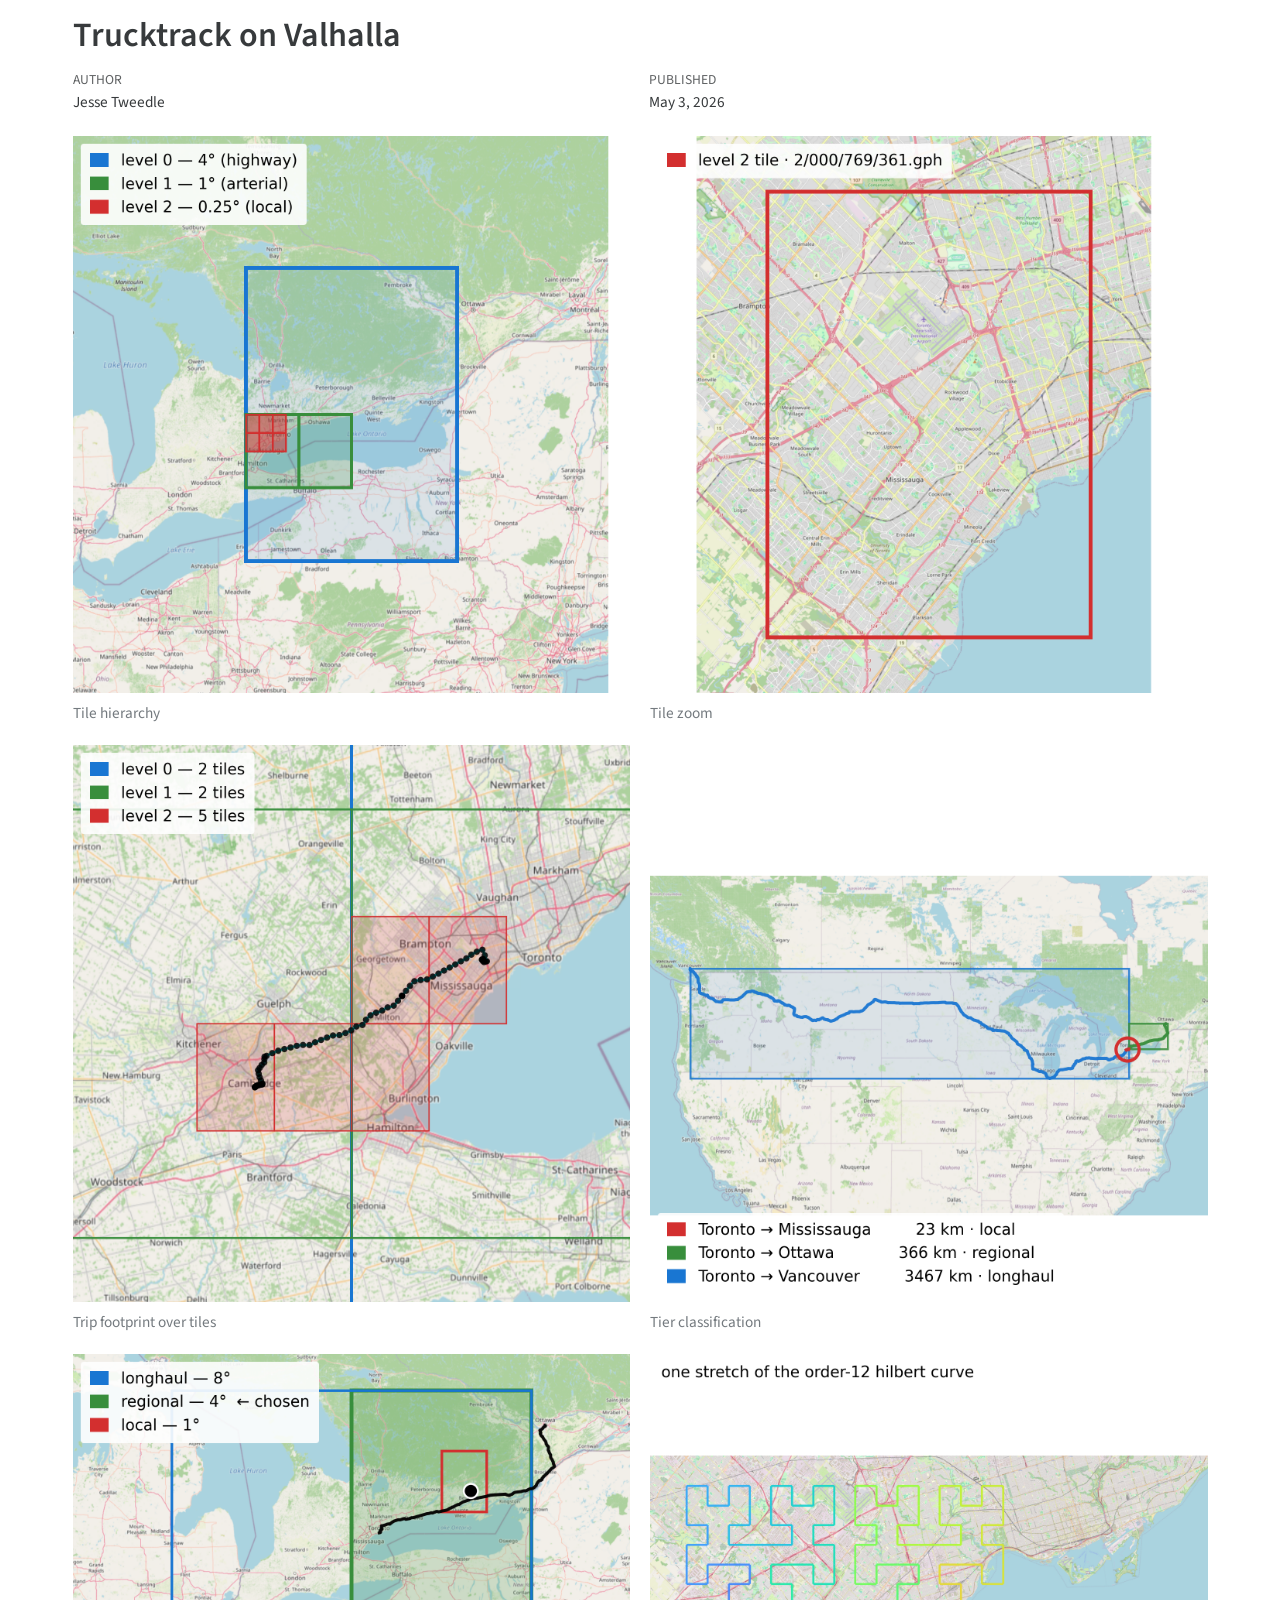
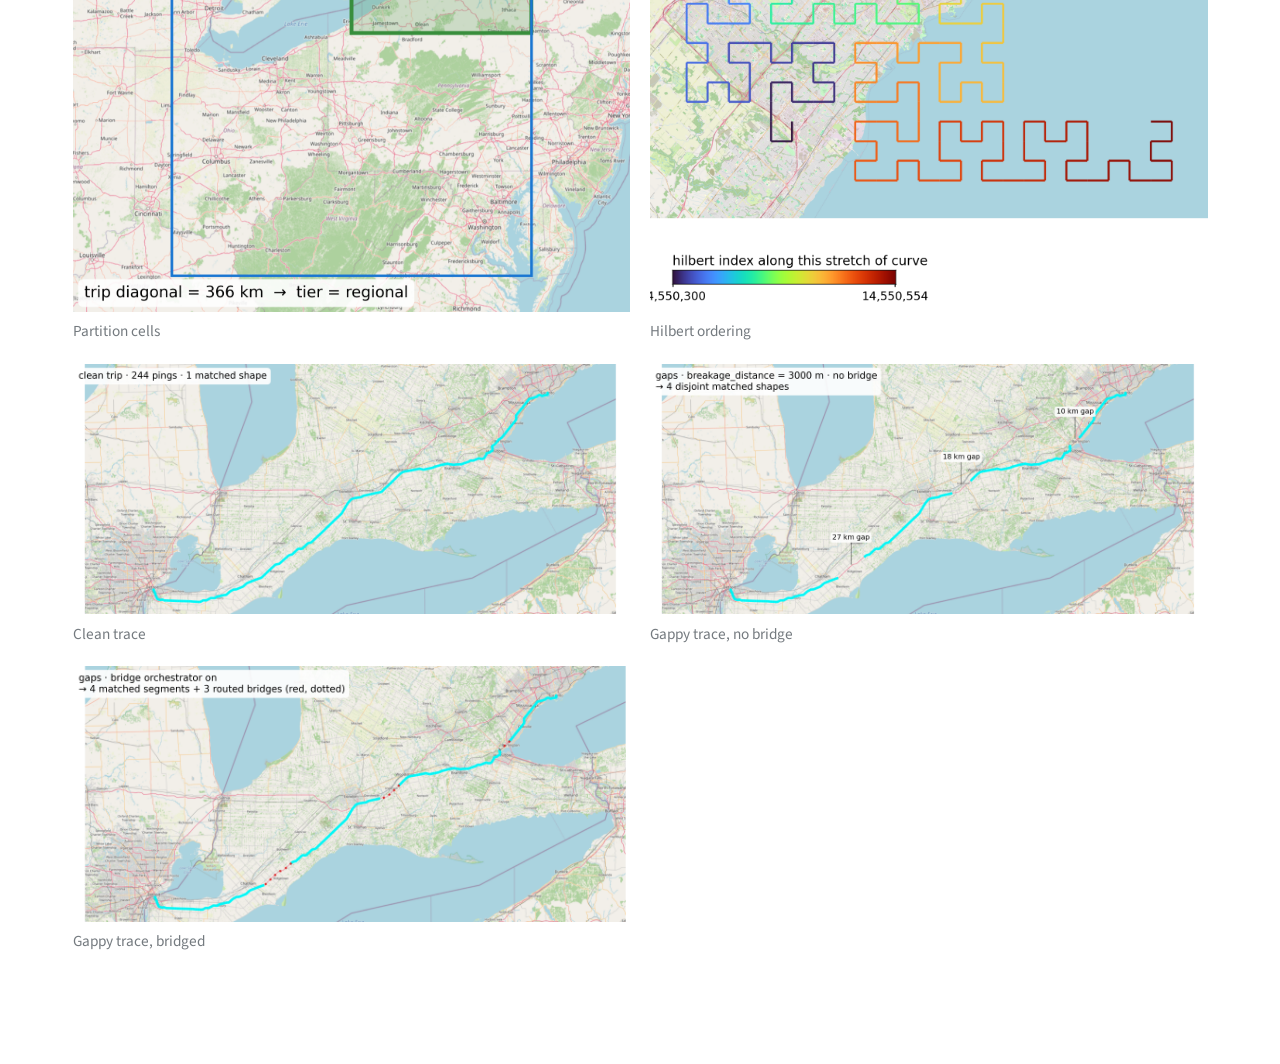
<file: docs/valhalla/index.html>
<!DOCTYPE html>
<html xmlns="http://www.w3.org/1999/xhtml" lang="en" xml:lang="en"><head>

<meta charset="utf-8">
<meta name="generator" content="quarto-1.9.37">

<meta name="viewport" content="width=device-width, initial-scale=1.0, user-scalable=yes">

<meta name="author" content="Jesse Tweedle">
<meta name="dcterms.date" content="2026-05-03">

<title>Trucktrack on Valhalla</title>
<style>
/* Default styles provided by pandoc.
** See https://pandoc.org/MANUAL.html#variables-for-html for config info.
*/
code{white-space: pre-wrap;}
span.smallcaps{font-variant: small-caps;}
div.columns{display: flex; gap: min(4vw, 1.5em);}
div.column{flex: auto; overflow-x: auto;}
div.hanging-indent{margin-left: 1.5em; text-indent: -1.5em;}
ul.task-list{list-style: none;}
ul.task-list li input[type="checkbox"] {
  width: 0.8em;
  margin: 0 0.8em 0.2em -1em; /* quarto-specific, see https://github.com/quarto-dev/quarto-cli/issues/4556 */ 
  vertical-align: middle;
}
</style>


<script src="index_files/libs/clipboard/clipboard.min.js"></script>
<script src="index_files/libs/quarto-html/quarto.js" type="module"></script>
<script src="index_files/libs/quarto-html/tabsets/tabsets.js" type="module"></script>
<script src="index_files/libs/quarto-html/popper.min.js"></script>
<script src="index_files/libs/quarto-html/tippy.umd.min.js"></script>
<script src="index_files/libs/quarto-html/anchor.min.js"></script>
<link href="index_files/libs/quarto-html/tippy.css" rel="stylesheet">
<link href="index_files/libs/quarto-html/quarto-syntax-highlighting-7f8f88aac4f3542376d5c11b86a4c14d.css" rel="stylesheet" id="quarto-text-highlighting-styles">
<script src="index_files/libs/bootstrap/bootstrap.min.js"></script>
<link href="index_files/libs/bootstrap/bootstrap-icons.css" rel="stylesheet">
<link href="index_files/libs/bootstrap/bootstrap-8ffd5f67044e5306d9846f29df41dda5.min.css" rel="stylesheet" append-hash="true" id="quarto-bootstrap" data-mode="light">
<script src="index_files/libs/quarto-contrib/glightbox/glightbox.min.js"></script>
<link href="index_files/libs/quarto-contrib/glightbox/glightbox.min.css" rel="stylesheet">
<link href="index_files/libs/quarto-contrib/glightbox/lightbox.css" rel="stylesheet">


</head>

<body class="quarto-light">

<div id="quarto-content" class="page-columns page-rows-contents page-layout-full">

<main class="content column-page" id="quarto-document-content">

<header id="title-block-header" class="quarto-title-block default">
<div class="quarto-title">
<h1 class="title">Trucktrack on Valhalla</h1>
</div>



<div class="quarto-title-meta column-page">

    <div>
    <div class="quarto-title-meta-heading">Author</div>
    <div class="quarto-title-meta-contents">
             <p>Jesse Tweedle </p>
          </div>
  </div>
    
    <div>
    <div class="quarto-title-meta-heading">Published</div>
    <div class="quarto-title-meta-contents">
      <p class="date">May 3, 2026</p>
    </div>
  </div>
  
    
  </div>
  


</header>


<div class="quarto-layout-panel" data-layout-ncol="2">
<div class="quarto-layout-row">
<div class="quarto-layout-cell" style="flex-basis: 50.0%;justify-content: flex-start;">
<div class="quarto-figure quarto-figure-center">
<figure class="figure">
<p><a href="figures/hierarchy-grid.png" class="lightbox" data-gallery="valhalla" title="Tile hierarchy"><img src="figures/hierarchy-grid.png" class="img-fluid figure-img" alt="Tile hierarchy"></a></p>
<figcaption>Tile hierarchy</figcaption>
</figure>
</div>
</div>
<div class="quarto-layout-cell" style="flex-basis: 50.0%;justify-content: flex-start;">
<div class="quarto-figure quarto-figure-center">
<figure class="figure">
<p><a href="figures/tile-zoom.png" class="lightbox" data-gallery="valhalla" title="Tile zoom"><img src="figures/tile-zoom.png" class="img-fluid figure-img" alt="Tile zoom"></a></p>
<figcaption>Tile zoom</figcaption>
</figure>
</div>
</div>
</div>
<div class="quarto-layout-row">
<div class="quarto-layout-cell" style="flex-basis: 50.0%;justify-content: flex-start;">
<div class="quarto-figure quarto-figure-center">
<figure class="figure">
<p><a href="figures/trip-footprint.png" class="lightbox" data-gallery="valhalla" title="Trip footprint over tiles"><img src="figures/trip-footprint.png" class="img-fluid figure-img" alt="Trip footprint over tiles"></a></p>
<figcaption>Trip footprint over tiles</figcaption>
</figure>
</div>
</div>
<div class="quarto-layout-cell" style="flex-basis: 50.0%;justify-content: flex-start;">
<div class="quarto-figure quarto-figure-center">
<figure class="figure">
<p><a href="figures/tier-classification.png" class="lightbox" data-gallery="valhalla" title="Tier classification"><img src="figures/tier-classification.png" class="img-fluid figure-img" alt="Tier classification"></a></p>
<figcaption>Tier classification</figcaption>
</figure>
</div>
</div>
</div>
<div class="quarto-layout-row">
<div class="quarto-layout-cell" style="flex-basis: 50.0%;justify-content: flex-start;">
<div class="quarto-figure quarto-figure-center">
<figure class="figure">
<p><a href="figures/partition-cells.png" class="lightbox" data-gallery="valhalla" title="Partition cells"><img src="figures/partition-cells.png" class="img-fluid figure-img" alt="Partition cells"></a></p>
<figcaption>Partition cells</figcaption>
</figure>
</div>
</div>
<div class="quarto-layout-cell" style="flex-basis: 50.0%;justify-content: flex-start;">
<div class="quarto-figure quarto-figure-center">
<figure class="figure">
<p><a href="figures/hilbert-locality.png" class="lightbox" data-gallery="valhalla" title="Hilbert ordering"><img src="figures/hilbert-locality.png" class="img-fluid figure-img" alt="Hilbert ordering"></a></p>
<figcaption>Hilbert ordering</figcaption>
</figure>
</div>
</div>
</div>
<div class="quarto-layout-row">
<div class="quarto-layout-cell" style="flex-basis: 50.0%;justify-content: flex-start;">
<div class="quarto-figure quarto-figure-center">
<figure class="figure">
<p><a href="figures/bridge-clean.png" class="lightbox" data-gallery="valhalla" title="Clean trace"><img src="figures/bridge-clean.png" class="img-fluid figure-img" alt="Clean trace"></a></p>
<figcaption>Clean trace</figcaption>
</figure>
</div>
</div>
<div class="quarto-layout-cell" style="flex-basis: 50.0%;justify-content: flex-start;">
<div class="quarto-figure quarto-figure-center">
<figure class="figure">
<p><a href="figures/bridge-no-bridge.png" class="lightbox" data-gallery="valhalla" title="Gappy trace, no bridge"><img src="figures/bridge-no-bridge.png" class="img-fluid figure-img" alt="Gappy trace, no bridge"></a></p>
<figcaption>Gappy trace, no bridge</figcaption>
</figure>
</div>
</div>
</div>
<div class="quarto-layout-row">
<div class="quarto-layout-cell" style="flex-basis: 50.0%;justify-content: flex-start;">
<div class="quarto-figure quarto-figure-center">
<figure class="figure">
<p><a href="figures/bridge-with-bridge.png" class="lightbox" data-gallery="valhalla" title="Gappy trace, bridged"><img src="figures/bridge-with-bridge.png" class="img-fluid figure-img" alt="Gappy trace, bridged"></a></p>
<figcaption>Gappy trace, bridged</figcaption>
</figure>
</div>
</div>
</div>
</div>

</main>
<!-- /main column -->
<script id="quarto-html-after-body" type="application/javascript">
  window.document.addEventListener("DOMContentLoaded", function (event) {
    const icon = "";
    const anchorJS = new window.AnchorJS();
    anchorJS.options = {
      placement: 'right',
      icon: icon
    };
    anchorJS.add('.anchored');
    const isCodeAnnotation = (el) => {
      for (const clz of el.classList) {
        if (clz.startsWith('code-annotation-')) {                     
          return true;
        }
      }
      return false;
    }
    const onCopySuccess = function(e) {
      // button target
      const button = e.trigger;
      // don't keep focus
      button.blur();
      // flash "checked"
      button.classList.add('code-copy-button-checked');
      var currentTitle = button.getAttribute("title");
      button.setAttribute("title", "Copied!");
      let tooltip;
      if (window.bootstrap) {
        button.setAttribute("data-bs-toggle", "tooltip");
        button.setAttribute("data-bs-placement", "left");
        button.setAttribute("data-bs-title", "Copied!");
        tooltip = new bootstrap.Tooltip(button, 
          { trigger: "manual", 
            customClass: "code-copy-button-tooltip",
            offset: [0, -8]});
        tooltip.show();    
      }
      setTimeout(function() {
        if (tooltip) {
          tooltip.hide();
          button.removeAttribute("data-bs-title");
          button.removeAttribute("data-bs-toggle");
          button.removeAttribute("data-bs-placement");
        }
        button.setAttribute("title", currentTitle);
        button.classList.remove('code-copy-button-checked');
      }, 1000);
      // clear code selection
      e.clearSelection();
    }
    const getTextToCopy = function(trigger) {
      const outerScaffold = trigger.parentElement.cloneNode(true);
      const codeEl = outerScaffold.querySelector('code');
      for (const childEl of codeEl.children) {
        if (isCodeAnnotation(childEl)) {
          childEl.remove();
        }
      }
      return codeEl.innerText;
    }
    const clipboard = new window.ClipboardJS('.code-copy-button:not([data-in-quarto-modal])', {
      text: getTextToCopy
    });
    clipboard.on('success', onCopySuccess);
    if (window.document.getElementById('quarto-embedded-source-code-modal')) {
      const clipboardModal = new window.ClipboardJS('.code-copy-button[data-in-quarto-modal]', {
        text: getTextToCopy,
        container: window.document.getElementById('quarto-embedded-source-code-modal')
      });
      clipboardModal.on('success', onCopySuccess);
    }
      var localhostRegex = new RegExp(/^(?:http|https):\/\/localhost\:?[0-9]*\//);
      var mailtoRegex = new RegExp(/^mailto:/);
        var filterRegex = new RegExp('/' + window.location.host + '/');
      var isInternal = (href) => {
          return filterRegex.test(href) || localhostRegex.test(href) || mailtoRegex.test(href);
      }
      // Inspect non-navigation links and adorn them if external
     var links = window.document.querySelectorAll('a[href]:not(.nav-link):not(.navbar-brand):not(.toc-action):not(.sidebar-link):not(.sidebar-item-toggle):not(.pagination-link):not(.no-external):not([aria-hidden]):not(.dropdown-item):not(.quarto-navigation-tool):not(.about-link)');
      for (var i=0; i<links.length; i++) {
        const link = links[i];
        if (!isInternal(link.href)) {
          // undo the damage that might have been done by quarto-nav.js in the case of
          // links that we want to consider external
          if (link.dataset.originalHref !== undefined) {
            link.href = link.dataset.originalHref;
          }
        }
      }
    function tippyHover(el, contentFn, onTriggerFn, onUntriggerFn) {
      const config = {
        allowHTML: true,
        maxWidth: 500,
        delay: 100,
        arrow: false,
        appendTo: function(el) {
            return el.parentElement;
        },
        interactive: true,
        interactiveBorder: 10,
        theme: 'quarto',
        placement: 'bottom-start',
      };
      if (contentFn) {
        config.content = contentFn;
      }
      if (onTriggerFn) {
        config.onTrigger = onTriggerFn;
      }
      if (onUntriggerFn) {
        config.onUntrigger = onUntriggerFn;
      }
      window.tippy(el, config); 
    }
    const noterefs = window.document.querySelectorAll('a[role="doc-noteref"]');
    for (var i=0; i<noterefs.length; i++) {
      const ref = noterefs[i];
      tippyHover(ref, function() {
        // use id or data attribute instead here
        let href = ref.getAttribute('data-footnote-href') || ref.getAttribute('href');
        try { href = new URL(href).hash; } catch {}
        const id = href.replace(/^#\/?/, "");
        const note = window.document.getElementById(id);
        if (note) {
          return note.innerHTML;
        } else {
          return "";
        }
      });
    }
    const xrefs = window.document.querySelectorAll('a.quarto-xref');
    const processXRef = (id, note) => {
      // Strip column container classes
      const stripColumnClz = (el) => {
        el.classList.remove("page-full", "page-columns");
        if (el.children) {
          for (const child of el.children) {
            stripColumnClz(child);
          }
        }
      }
      stripColumnClz(note)
      if (id === null || id.startsWith('sec-')) {
        // Special case sections, only their first couple elements
        const container = document.createElement("div");
        if (note.children && note.children.length > 2) {
          container.appendChild(note.children[0].cloneNode(true));
          for (let i = 1; i < note.children.length; i++) {
            const child = note.children[i];
            if (child.tagName === "P" && child.innerText === "") {
              continue;
            } else {
              container.appendChild(child.cloneNode(true));
              break;
            }
          }
          if (window.Quarto?.typesetMath) {
            window.Quarto.typesetMath(container);
          }
          return container.innerHTML
        } else {
          if (window.Quarto?.typesetMath) {
            window.Quarto.typesetMath(note);
          }
          return note.innerHTML;
        }
      } else {
        // Remove any anchor links if they are present
        const anchorLink = note.querySelector('a.anchorjs-link');
        if (anchorLink) {
          anchorLink.remove();
        }
        if (window.Quarto?.typesetMath) {
          window.Quarto.typesetMath(note);
        }
        if (note.classList.contains("callout")) {
          return note.outerHTML;
        } else {
          return note.innerHTML;
        }
      }
    }
    for (var i=0; i<xrefs.length; i++) {
      const xref = xrefs[i];
      tippyHover(xref, undefined, function(instance) {
        instance.disable();
        let url = xref.getAttribute('href');
        let hash = undefined; 
        if (url.startsWith('#')) {
          hash = url;
        } else {
          try { hash = new URL(url).hash; } catch {}
        }
        if (hash) {
          const id = hash.replace(/^#\/?/, "");
          const note = window.document.getElementById(id);
          if (note !== null) {
            try {
              const html = processXRef(id, note.cloneNode(true));
              instance.setContent(html);
            } finally {
              instance.enable();
              instance.show();
            }
          } else {
            // See if we can fetch this
            fetch(url.split('#')[0])
            .then(res => res.text())
            .then(html => {
              const parser = new DOMParser();
              const htmlDoc = parser.parseFromString(html, "text/html");
              const note = htmlDoc.getElementById(id);
              if (note !== null) {
                const html = processXRef(id, note);
                instance.setContent(html);
              } 
            }).finally(() => {
              instance.enable();
              instance.show();
            });
          }
        } else {
          // See if we can fetch a full url (with no hash to target)
          // This is a special case and we should probably do some content thinning / targeting
          fetch(url)
          .then(res => res.text())
          .then(html => {
            const parser = new DOMParser();
            const htmlDoc = parser.parseFromString(html, "text/html");
            const note = htmlDoc.querySelector('main.content');
            if (note !== null) {
              // This should only happen for chapter cross references
              // (since there is no id in the URL)
              // remove the first header
              if (note.children.length > 0 && note.children[0].tagName === "HEADER") {
                note.children[0].remove();
              }
              const html = processXRef(null, note);
              instance.setContent(html);
            } 
          }).finally(() => {
            instance.enable();
            instance.show();
          });
        }
      }, function(instance) {
      });
    }
        let selectedAnnoteEl;
        const selectorForAnnotation = ( cell, annotation) => {
          let cellAttr = 'data-code-cell="' + cell + '"';
          let lineAttr = 'data-code-annotation="' +  annotation + '"';
          const selector = 'span[' + cellAttr + '][' + lineAttr + ']';
          return selector;
        }
        const selectCodeLines = (annoteEl) => {
          const doc = window.document;
          const targetCell = annoteEl.getAttribute("data-target-cell");
          const targetAnnotation = annoteEl.getAttribute("data-target-annotation");
          const annoteSpan = window.document.querySelector(selectorForAnnotation(targetCell, targetAnnotation));
          const lines = annoteSpan.getAttribute("data-code-lines").split(",");
          const lineIds = lines.map((line) => {
            return targetCell + "-" + line;
          })
          let top = null;
          let height = null;
          let parent = null;
          if (lineIds.length > 0) {
              //compute the position of the single el (top and bottom and make a div)
              const el = window.document.getElementById(lineIds[0]);
              top = el.offsetTop;
              height = el.offsetHeight;
              parent = el.parentElement.parentElement;
            if (lineIds.length > 1) {
              const lastEl = window.document.getElementById(lineIds[lineIds.length - 1]);
              const bottom = lastEl.offsetTop + lastEl.offsetHeight;
              height = bottom - top;
            }
            if (top !== null && height !== null && parent !== null) {
              // cook up a div (if necessary) and position it 
              let div = window.document.getElementById("code-annotation-line-highlight");
              if (div === null) {
                div = window.document.createElement("div");
                div.setAttribute("id", "code-annotation-line-highlight");
                div.style.position = 'absolute';
                parent.appendChild(div);
              }
              div.style.top = top - 2 + "px";
              div.style.height = height + 4 + "px";
              div.style.left = 0;
              let gutterDiv = window.document.getElementById("code-annotation-line-highlight-gutter");
              if (gutterDiv === null) {
                gutterDiv = window.document.createElement("div");
                gutterDiv.setAttribute("id", "code-annotation-line-highlight-gutter");
                gutterDiv.style.position = 'absolute';
                const codeCell = window.document.getElementById(targetCell);
                const gutter = codeCell.querySelector('.code-annotation-gutter');
                gutter.appendChild(gutterDiv);
              }
              gutterDiv.style.top = top - 2 + "px";
              gutterDiv.style.height = height + 4 + "px";
            }
            selectedAnnoteEl = annoteEl;
          }
        };
        const unselectCodeLines = () => {
          const elementsIds = ["code-annotation-line-highlight", "code-annotation-line-highlight-gutter"];
          elementsIds.forEach((elId) => {
            const div = window.document.getElementById(elId);
            if (div) {
              div.remove();
            }
          });
          selectedAnnoteEl = undefined;
        };
          // Handle positioning of the toggle
      window.addEventListener(
        "resize",
        throttle(() => {
          elRect = undefined;
          if (selectedAnnoteEl) {
            selectCodeLines(selectedAnnoteEl);
          }
        }, 10)
      );
      function throttle(fn, ms) {
      let throttle = false;
      let timer;
        return (...args) => {
          if(!throttle) { // first call gets through
              fn.apply(this, args);
              throttle = true;
          } else { // all the others get throttled
              if(timer) clearTimeout(timer); // cancel #2
              timer = setTimeout(() => {
                fn.apply(this, args);
                timer = throttle = false;
              }, ms);
          }
        };
      }
        // Attach click handler to the DT
        const annoteDls = window.document.querySelectorAll('dt[data-target-cell]');
        for (const annoteDlNode of annoteDls) {
          annoteDlNode.addEventListener('click', (event) => {
            const clickedEl = event.target;
            if (clickedEl !== selectedAnnoteEl) {
              unselectCodeLines();
              const activeEl = window.document.querySelector('dt[data-target-cell].code-annotation-active');
              if (activeEl) {
                activeEl.classList.remove('code-annotation-active');
              }
              selectCodeLines(clickedEl);
              clickedEl.classList.add('code-annotation-active');
            } else {
              // Unselect the line
              unselectCodeLines();
              clickedEl.classList.remove('code-annotation-active');
            }
          });
        }
    const findCites = (el) => {
      const parentEl = el.parentElement;
      if (parentEl) {
        const cites = parentEl.dataset.cites;
        if (cites) {
          return {
            el,
            cites: cites.split(' ')
          };
        } else {
          return findCites(el.parentElement)
        }
      } else {
        return undefined;
      }
    };
    var bibliorefs = window.document.querySelectorAll('a[role="doc-biblioref"]');
    for (var i=0; i<bibliorefs.length; i++) {
      const ref = bibliorefs[i];
      const citeInfo = findCites(ref);
      if (citeInfo) {
        tippyHover(citeInfo.el, function() {
          var popup = window.document.createElement('div');
          citeInfo.cites.forEach(function(cite) {
            var citeDiv = window.document.createElement('div');
            citeDiv.classList.add('hanging-indent');
            citeDiv.classList.add('csl-entry');
            var biblioDiv = window.document.getElementById('ref-' + cite);
            if (biblioDiv) {
              citeDiv.innerHTML = biblioDiv.innerHTML;
            }
            popup.appendChild(citeDiv);
          });
          return popup.innerHTML;
        });
      }
    }
  });
  </script>
</div> <!-- /content -->
<script>var lightboxQuarto = GLightbox({"closeEffect":"zoom","descPosition":"bottom","loop":false,"openEffect":"zoom","selector":".lightbox"});
(function() {
  let previousOnload = window.onload;
  window.onload = () => {
    if (previousOnload) {
      previousOnload();
    }
    lightboxQuarto.on('slide_before_load', (data) => {
      const { slideIndex, slideNode, slideConfig, player, trigger } = data;
      const href = trigger.getAttribute('href');
      if (href !== null) {
        const imgEl = window.document.querySelector(`a[href="${href}"] img`);
        if (imgEl !== null) {
          const srcAttr = imgEl.getAttribute("src");
          if (srcAttr && srcAttr.startsWith("data:")) {
            slideConfig.href = srcAttr;
          }
        }
      } 
    });
  
    lightboxQuarto.on('slide_after_load', (data) => {
      const { slideIndex, slideNode, slideConfig, player, trigger } = data;
      if (window.Quarto?.typesetMath) {
        window.Quarto.typesetMath(slideNode);
      }
    });
  
  };
  
})();
          </script>




</body></html>
</file>
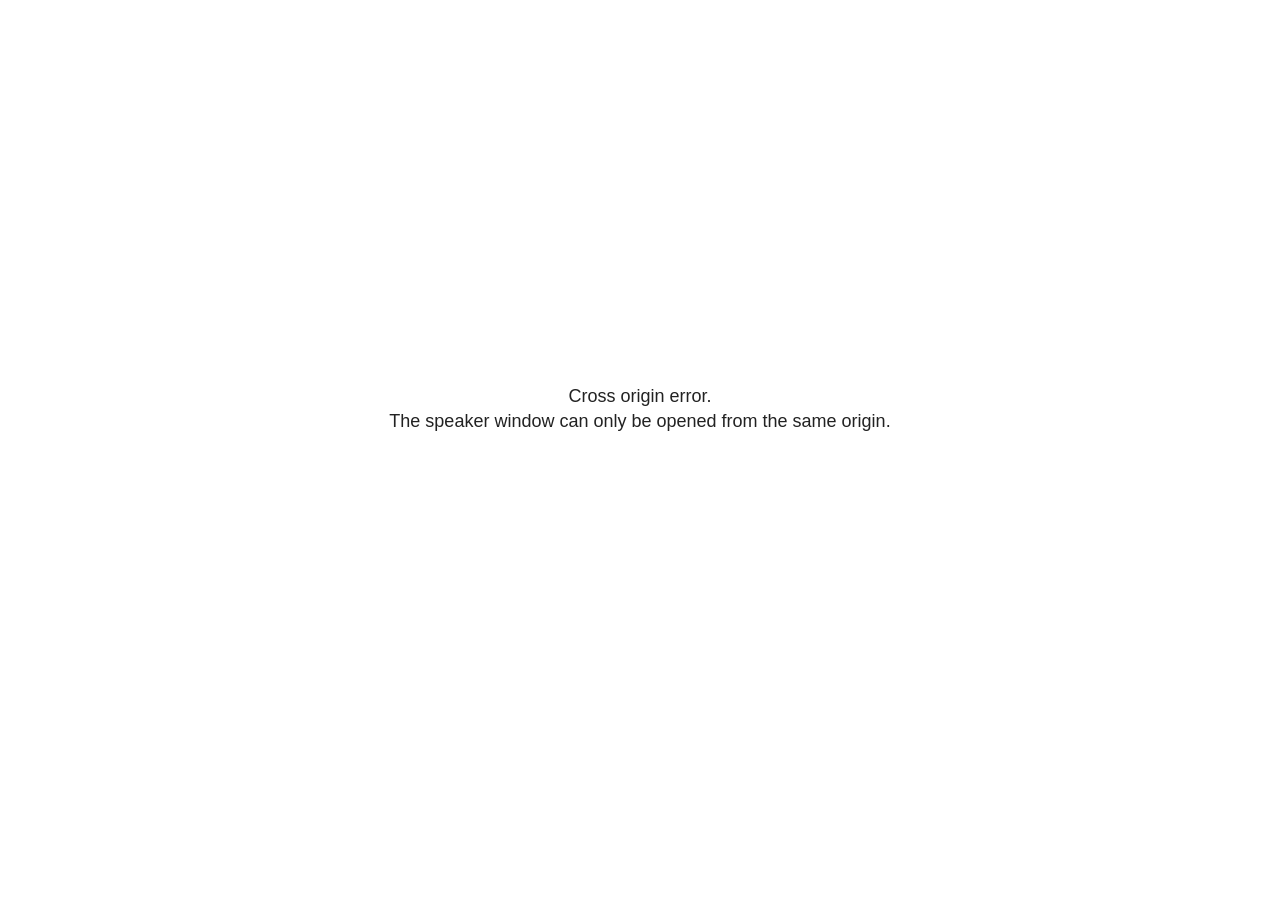
<file: docs/index_files/libs/revealjs/plugin/notes/speaker-view.html>
<!--
	NOTE: You need to build the notes plugin after making changes to this file.
-->
<html lang="en">
	<head>
		<meta charset="utf-8">

		<title>reveal.js - Speaker View</title>

		<style>
			body {
				font-family: Helvetica;
				font-size: 18px;
			}

			#current-slide,
			#upcoming-slide,
			#speaker-controls {
				padding: 6px;
				box-sizing: border-box;
				-moz-box-sizing: border-box;
			}

			#current-slide iframe,
			#upcoming-slide iframe {
				width: 100%;
				height: 100%;
				border: 1px solid #ddd;
			}

			#current-slide .label,
			#upcoming-slide .label {
				position: absolute;
				top: 10px;
				left: 10px;
				z-index: 2;
			}

			#connection-status {
				position: absolute;
				top: 0;
				left: 0;
				width: 100%;
				height: 100%;
				z-index: 20;
				padding: 30% 20% 20% 20%;
				font-size: 18px;
				color: #222;
				background: #fff;
				text-align: center;
				box-sizing: border-box;
				line-height: 1.4;
			}

			.overlay-element {
				height: 34px;
				line-height: 34px;
				padding: 0 10px;
				text-shadow: none;
				background: rgba( 220, 220, 220, 0.8 );
				color: #222;
				font-size: 14px;
			}

			.overlay-element.interactive:hover {
				background: rgba( 220, 220, 220, 1 );
			}

			#current-slide {
				position: absolute;
				width: 60%;
				height: 100%;
				top: 0;
				left: 0;
				padding-right: 0;
			}

			#upcoming-slide {
				position: absolute;
				width: 40%;
				height: 40%;
				right: 0;
				top: 0;
			}

			/* Speaker controls */
			#speaker-controls {
				position: absolute;
				top: 40%;
				right: 0;
				width: 40%;
				height: 60%;
				overflow: auto;
				font-size: 18px;
			}

				.speaker-controls-time.hidden,
				.speaker-controls-notes.hidden {
					display: none;
				}

				.speaker-controls-time .label,
				.speaker-controls-pace .label,
				.speaker-controls-notes .label {
					text-transform: uppercase;
					font-weight: normal;
					font-size: 0.66em;
					color: #666;
					margin: 0;
				}

				.speaker-controls-time, .speaker-controls-pace {
					border-bottom: 1px solid rgba( 200, 200, 200, 0.5 );
					margin-bottom: 10px;
					padding: 10px 16px;
					padding-bottom: 20px;
					cursor: pointer;
				}

				.speaker-controls-time .reset-button {
					opacity: 0;
					float: right;
					color: #666;
					text-decoration: none;
				}
				.speaker-controls-time:hover .reset-button {
					opacity: 1;
				}

				.speaker-controls-time .timer,
				.speaker-controls-time .clock {
					width: 50%;
				}

				.speaker-controls-time .timer,
				.speaker-controls-time .clock,
				.speaker-controls-time .pacing .hours-value,
				.speaker-controls-time .pacing .minutes-value,
				.speaker-controls-time .pacing .seconds-value {
					font-size: 1.9em;
				}

				.speaker-controls-time .timer {
					float: left;
				}

				.speaker-controls-time .clock {
					float: right;
					text-align: right;
				}

				.speaker-controls-time span.mute {
					opacity: 0.3;
				}

				.speaker-controls-time .pacing-title {
					margin-top: 5px;
				}

				.speaker-controls-time .pacing.ahead {
					color: blue;
				}

				.speaker-controls-time .pacing.on-track {
					color: green;
				}

				.speaker-controls-time .pacing.behind {
					color: red;
				}

				.speaker-controls-notes {
					padding: 10px 16px;
				}

				.speaker-controls-notes .value {
					margin-top: 5px;
					line-height: 1.4;
					font-size: 1.2em;
				}

			/* Layout selector */
			#speaker-layout {
				position: absolute;
				top: 10px;
				right: 10px;
				color: #222;
				z-index: 10;
			}
				#speaker-layout select {
					position: absolute;
					width: 100%;
					height: 100%;
					top: 0;
					left: 0;
					border: 0;
					box-shadow: 0;
					cursor: pointer;
					opacity: 0;

					font-size: 1em;
					background-color: transparent;

					-moz-appearance: none;
					-webkit-appearance: none;
					-webkit-tap-highlight-color: rgba(0, 0, 0, 0);
				}

				#speaker-layout select:focus {
					outline: none;
					box-shadow: none;
				}

			.clear {
				clear: both;
			}

			/* Speaker layout: Wide */
			body[data-speaker-layout="wide"] #current-slide,
			body[data-speaker-layout="wide"] #upcoming-slide {
				width: 50%;
				height: 45%;
				padding: 6px;
			}

			body[data-speaker-layout="wide"] #current-slide {
				top: 0;
				left: 0;
			}

			body[data-speaker-layout="wide"] #upcoming-slide {
				top: 0;
				left: 50%;
			}

			body[data-speaker-layout="wide"] #speaker-controls {
				top: 45%;
				left: 0;
				width: 100%;
				height: 50%;
				font-size: 1.25em;
			}

			/* Speaker layout: Tall */
			body[data-speaker-layout="tall"] #current-slide,
			body[data-speaker-layout="tall"] #upcoming-slide {
				width: 45%;
				height: 50%;
				padding: 6px;
			}

			body[data-speaker-layout="tall"] #current-slide {
				top: 0;
				left: 0;
			}

			body[data-speaker-layout="tall"] #upcoming-slide {
				top: 50%;
				left: 0;
			}

			body[data-speaker-layout="tall"] #speaker-controls {
				padding-top: 40px;
				top: 0;
				left: 45%;
				width: 55%;
				height: 100%;
				font-size: 1.25em;
			}

			/* Speaker layout: Notes only */
			body[data-speaker-layout="notes-only"] #current-slide,
			body[data-speaker-layout="notes-only"] #upcoming-slide {
				display: none;
			}

			body[data-speaker-layout="notes-only"] #speaker-controls {
				padding-top: 40px;
				top: 0;
				left: 0;
				width: 100%;
				height: 100%;
				font-size: 1.25em;
			}

			@media screen and (max-width: 1080px) {
				body[data-speaker-layout="default"] #speaker-controls {
					font-size: 16px;
				}
			}

			@media screen and (max-width: 900px) {
				body[data-speaker-layout="default"] #speaker-controls {
					font-size: 14px;
				}
			}

			@media screen and (max-width: 800px) {
				body[data-speaker-layout="default"] #speaker-controls {
					font-size: 12px;
				}
			}

		</style>
	</head>

	<body>

		<div id="connection-status">Loading speaker view...</div>

		<div id="current-slide"></div>
		<div id="upcoming-slide"><span class="overlay-element label">Upcoming</span></div>
		<div id="speaker-controls">
			<div class="speaker-controls-time">
				<h4 class="label">Time <span class="reset-button">Click to Reset</span></h4>
				<div class="clock">
					<span class="clock-value">0:00 AM</span>
				</div>
				<div class="timer">
					<span class="hours-value">00</span><span class="minutes-value">:00</span><span class="seconds-value">:00</span>
				</div>
				<div class="clear"></div>

				<h4 class="label pacing-title" style="display: none">Pacing – Time to finish current slide</h4>
				<div class="pacing" style="display: none">
					<span class="hours-value">00</span><span class="minutes-value">:00</span><span class="seconds-value">:00</span>
				</div>
			</div>

			<div class="speaker-controls-notes hidden">
				<h4 class="label">Notes</h4>
				<div class="value"></div>
			</div>
		</div>
		<div id="speaker-layout" class="overlay-element interactive">
			<span class="speaker-layout-label"></span>
			<select class="speaker-layout-dropdown"></select>
		</div>

		<script>

			(function() {

				var notes,
					notesValue,
					currentState,
					currentSlide,
					upcomingSlide,
					layoutLabel,
					layoutDropdown,
					pendingCalls = {},
					lastRevealApiCallId = 0,
					connected = false

				var connectionStatus = document.querySelector( '#connection-status' );

				var SPEAKER_LAYOUTS = {
					'default': 'Default',
					'wide': 'Wide',
					'tall': 'Tall',
					'notes-only': 'Notes only'
				};

				setupLayout();

				let openerOrigin;

				try {
					openerOrigin = window.opener.location.origin;
				}
				catch ( error ) { console.warn( error ) }

				// In order to prevent XSS, the speaker view will only run if its
				// opener has the same origin as itself
				if( window.location.origin !== openerOrigin ) {
					connectionStatus.innerHTML = 'Cross origin error.<br>The speaker window can only be opened from the same origin.';
					return;
				}

				var connectionTimeout = setTimeout( function() {
					connectionStatus.innerHTML = 'Error connecting to main window.<br>Please try closing and reopening the speaker view.';
				}, 5000 );

				window.addEventListener( 'message', function( event ) {

					// Validate the origin of all messages to avoid parsing messages
					// that aren't meant for us. Ignore when running off file:// so
					// that the speaker view continues to work without a web server.
					if( window.location.origin !== event.origin && window.location.origin !== 'file://' ) {
						return
					}

					clearTimeout( connectionTimeout );
					connectionStatus.style.display = 'none';

					var data = JSON.parse( event.data );

					// The overview mode is only useful to the reveal.js instance
					// where navigation occurs so we don't sync it
					if( data.state ) delete data.state.overview;

					// Messages sent by the notes plugin inside of the main window
					if( data && data.namespace === 'reveal-notes' ) {
						if( data.type === 'connect' ) {
							handleConnectMessage( data );
						}
						else if( data.type === 'state' ) {
							handleStateMessage( data );
						}
						else if( data.type === 'return' ) {
							pendingCalls[data.callId](data.result);
							delete pendingCalls[data.callId];
						}
					}
					// Messages sent by the reveal.js inside of the current slide preview
					else if( data && data.namespace === 'reveal' ) {
						if( /ready/.test( data.eventName ) ) {
							// Send a message back to notify that the handshake is complete
							window.opener.postMessage( JSON.stringify({ namespace: 'reveal-notes', type: 'connected'} ), '*' );
						}
						else if( /slidechanged|fragmentshown|fragmenthidden|paused|resumed/.test( data.eventName ) && currentState !== JSON.stringify( data.state ) ) {

							dispatchStateToMainWindow( data.state );

						}
					}

				} );

				/**
				 * Updates the presentation in the main window to match the state
				 * of the presentation in the notes window.
				 */
				const dispatchStateToMainWindow = debounce(( state ) => {
					window.opener.postMessage( JSON.stringify({ method: 'setState', args: [ state ]} ), '*' );
				}, 500);

				/**
				 * Asynchronously calls the Reveal.js API of the main frame.
				 */
				function callRevealApi( methodName, methodArguments, callback ) {

					var callId = ++lastRevealApiCallId;
					pendingCalls[callId] = callback;
					window.opener.postMessage( JSON.stringify( {
						namespace: 'reveal-notes',
						type: 'call',
						callId: callId,
						methodName: methodName,
						arguments: methodArguments
					} ), '*' );

				}

				/**
				 * Called when the main window is trying to establish a
				 * connection.
				 */
				function handleConnectMessage( data ) {

					if( connected === false ) {
						connected = true;

						setupIframes( data );
						setupKeyboard();
						setupNotes();
						setupTimer();
						setupHeartbeat();
					}

				}

				/**
				 * Called when the main window sends an updated state.
				 */
				function handleStateMessage( data ) {

					// Store the most recently set state to avoid circular loops
					// applying the same state
					currentState = JSON.stringify( data.state );

					// No need for updating the notes in case of fragment changes
					if ( data.notes ) {
						notes.classList.remove( 'hidden' );
						notesValue.style.whiteSpace = data.whitespace;
						if( data.markdown ) {
							notesValue.innerHTML = marked( data.notes );
						}
						else {
							notesValue.innerHTML = data.notes;
						}
					}
					else {
						notes.classList.add( 'hidden' );
					}

					// Update the note slides
					currentSlide.contentWindow.postMessage( JSON.stringify({ method: 'setState', args: [ data.state ] }), '*' );
					upcomingSlide.contentWindow.postMessage( JSON.stringify({ method: 'setState', args: [ data.state ] }), '*' );
					upcomingSlide.contentWindow.postMessage( JSON.stringify({ method: 'next' }), '*' );

				}

				// Limit to max one state update per X ms
				handleStateMessage = debounce( handleStateMessage, 200 );

				/**
				 * Forward keyboard events to the current slide window.
				 * This enables keyboard events to work even if focus
				 * isn't set on the current slide iframe.
				 *
				 * Block F5 default handling, it reloads and disconnects
				 * the speaker notes window.
				 */
				function setupKeyboard() {

					document.addEventListener( 'keydown', function( event ) {
						if( event.keyCode === 116 || ( event.metaKey && event.keyCode === 82 ) ) {
							event.preventDefault();
							return false;
						}
						currentSlide.contentWindow.postMessage( JSON.stringify({ method: 'triggerKey', args: [ event.keyCode ] }), '*' );
					} );

				}

				/**
				 * Creates the preview iframes.
				 */
				function setupIframes( data ) {

					var params = [
						'receiver',
						'progress=false',
						'history=false',
						'transition=none',
						'autoSlide=0',
						'backgroundTransition=none'
					].join( '&' );

					var urlSeparator = /\?/.test(data.url) ? '&' : '?';
					var hash = '#/' + data.state.indexh + '/' + data.state.indexv;
					var currentURL = data.url + urlSeparator + params + '&scrollActivationWidth=false&postMessageEvents=true' + hash;
					var upcomingURL = data.url + urlSeparator + params + '&scrollActivationWidth=false&controls=false' + hash;

					currentSlide = document.createElement( 'iframe' );
					currentSlide.setAttribute( 'width', 1280 );
					currentSlide.setAttribute( 'height', 1024 );
					currentSlide.setAttribute( 'src', currentURL );
					document.querySelector( '#current-slide' ).appendChild( currentSlide );

					upcomingSlide = document.createElement( 'iframe' );
					upcomingSlide.setAttribute( 'width', 640 );
					upcomingSlide.setAttribute( 'height', 512 );
					upcomingSlide.setAttribute( 'src', upcomingURL );
					document.querySelector( '#upcoming-slide' ).appendChild( upcomingSlide );

				}

				/**
				 * Setup the notes UI.
				 */
				function setupNotes() {

					notes = document.querySelector( '.speaker-controls-notes' );
					notesValue = document.querySelector( '.speaker-controls-notes .value' );

				}

				/**
				 * We send out a heartbeat at all times to ensure we can
				 * reconnect with the main presentation window after reloads.
				 */
				function setupHeartbeat() {

					setInterval( () => {
						window.opener.postMessage( JSON.stringify({ namespace: 'reveal-notes', type: 'heartbeat'} ), '*' );
					}, 1000 );

				}

				function getTimings( callback ) {

					callRevealApi( 'getSlidesAttributes', [], function ( slideAttributes ) {
						callRevealApi( 'getConfig', [], function ( config ) {
							var totalTime = config.totalTime;
							var minTimePerSlide = config.minimumTimePerSlide || 0;
							var defaultTiming = config.defaultTiming;
							if ((defaultTiming == null) && (totalTime == null)) {
								callback(null);
								return;
							}
							// Setting totalTime overrides defaultTiming
							if (totalTime) {
								defaultTiming = 0;
							}
							var timings = [];
							for ( var i in slideAttributes ) {
								var slide = slideAttributes[ i ];
								var timing = defaultTiming;
								if( slide.hasOwnProperty( 'data-timing' )) {
									var t = slide[ 'data-timing' ];
									timing = parseInt(t);
									if( isNaN(timing) ) {
										console.warn("Could not parse timing '" + t + "' of slide " + i + "; using default of " + defaultTiming);
										timing = defaultTiming;
									}
								}
								timings.push(timing);
							}
							if ( totalTime ) {
								// After we've allocated time to individual slides, we summarize it and
								// subtract it from the total time
								var remainingTime = totalTime - timings.reduce( function(a, b) { return a + b; }, 0 );
								// The remaining time is divided by the number of slides that have 0 seconds
								// allocated at the moment, giving the average time-per-slide on the remaining slides
								var remainingSlides = (timings.filter( function(x) { return x == 0 }) ).length
								var timePerSlide = Math.round( remainingTime / remainingSlides, 0 )
								// And now we replace every zero-value timing with that average
								timings = timings.map( function(x) { return (x==0 ? timePerSlide : x) } );
							}
							var slidesUnderMinimum = timings.filter( function(x) { return (x < minTimePerSlide) } ).length
							if ( slidesUnderMinimum ) {
								message = "The pacing time for " + slidesUnderMinimum + " slide(s) is under the configured minimum of " + minTimePerSlide + " seconds. Check the data-timing attribute on individual slides, or consider increasing the totalTime or minimumTimePerSlide configuration options (or removing some slides).";
								alert(message);
							}
							callback( timings );
						} );
					} );

				}

				/**
				 * Return the number of seconds allocated for presenting
				 * all slides up to and including this one.
				 */
				function getTimeAllocated( timings, callback ) {

					callRevealApi( 'getSlidePastCount', [], function ( currentSlide ) {
						var allocated = 0;
						for (var i in timings.slice(0, currentSlide + 1)) {
							allocated += timings[i];
						}
						callback( allocated );
					} );

				}

				/**
				 * Create the timer and clock and start updating them
				 * at an interval.
				 */
				function setupTimer() {

					var start = new Date(),
					timeEl = document.querySelector( '.speaker-controls-time' ),
					clockEl = timeEl.querySelector( '.clock-value' ),
					hoursEl = timeEl.querySelector( '.hours-value' ),
					minutesEl = timeEl.querySelector( '.minutes-value' ),
					secondsEl = timeEl.querySelector( '.seconds-value' ),
					pacingTitleEl = timeEl.querySelector( '.pacing-title' ),
					pacingEl = timeEl.querySelector( '.pacing' ),
					pacingHoursEl = pacingEl.querySelector( '.hours-value' ),
					pacingMinutesEl = pacingEl.querySelector( '.minutes-value' ),
					pacingSecondsEl = pacingEl.querySelector( '.seconds-value' );

					var timings = null;
					getTimings( function ( _timings ) {

						timings = _timings;
						if (_timings !== null) {
							pacingTitleEl.style.removeProperty('display');
							pacingEl.style.removeProperty('display');
						}

						// Update once directly
						_updateTimer();

						// Then update every second
						setInterval( _updateTimer, 1000 );

					} );


					function _resetTimer() {

						if (timings == null) {
							start = new Date();
							_updateTimer();
						}
						else {
							// Reset timer to beginning of current slide
							getTimeAllocated( timings, function ( slideEndTimingSeconds ) {
								var slideEndTiming = slideEndTimingSeconds * 1000;
								callRevealApi( 'getSlidePastCount', [], function ( currentSlide ) {
									var currentSlideTiming = timings[currentSlide] * 1000;
									var previousSlidesTiming = slideEndTiming - currentSlideTiming;
									var now = new Date();
									start = new Date(now.getTime() - previousSlidesTiming);
									_updateTimer();
								} );
							} );
						}

					}

					timeEl.addEventListener( 'click', function() {
						_resetTimer();
						return false;
					} );

					function _displayTime( hrEl, minEl, secEl, time) {

						var sign = Math.sign(time) == -1 ? "-" : "";
						time = Math.abs(Math.round(time / 1000));
						var seconds = time % 60;
						var minutes = Math.floor( time / 60 ) % 60 ;
						var hours = Math.floor( time / ( 60 * 60 )) ;
						hrEl.innerHTML = sign + zeroPadInteger( hours );
						if (hours == 0) {
							hrEl.classList.add( 'mute' );
						}
						else {
							hrEl.classList.remove( 'mute' );
						}
						minEl.innerHTML = ':' + zeroPadInteger( minutes );
						if (hours == 0 && minutes == 0) {
							minEl.classList.add( 'mute' );
						}
						else {
							minEl.classList.remove( 'mute' );
						}
						secEl.innerHTML = ':' + zeroPadInteger( seconds );
					}

					function _updateTimer() {

						var diff, hours, minutes, seconds,
						now = new Date();

						diff = now.getTime() - start.getTime();

						clockEl.innerHTML = now.toLocaleTimeString( 'en-US', { hour12: true, hour: '2-digit', minute:'2-digit' } );
						_displayTime( hoursEl, minutesEl, secondsEl, diff );
						if (timings !== null) {
							_updatePacing(diff);
						}

					}

					function _updatePacing(diff) {

						getTimeAllocated( timings, function ( slideEndTimingSeconds ) {
							var slideEndTiming = slideEndTimingSeconds * 1000;

							callRevealApi( 'getSlidePastCount', [], function ( currentSlide ) {
								var currentSlideTiming = timings[currentSlide] * 1000;
								var timeLeftCurrentSlide = slideEndTiming - diff;
								if (timeLeftCurrentSlide < 0) {
									pacingEl.className = 'pacing behind';
								}
								else if (timeLeftCurrentSlide < currentSlideTiming) {
									pacingEl.className = 'pacing on-track';
								}
								else {
									pacingEl.className = 'pacing ahead';
								}
								_displayTime( pacingHoursEl, pacingMinutesEl, pacingSecondsEl, timeLeftCurrentSlide );
							} );
						} );
					}

				}

				/**
				 * Sets up the speaker view layout and layout selector.
				 */
				function setupLayout() {

					layoutDropdown = document.querySelector( '.speaker-layout-dropdown' );
					layoutLabel = document.querySelector( '.speaker-layout-label' );

					// Render the list of available layouts
					for( var id in SPEAKER_LAYOUTS ) {
						var option = document.createElement( 'option' );
						option.setAttribute( 'value', id );
						option.textContent = SPEAKER_LAYOUTS[ id ];
						layoutDropdown.appendChild( option );
					}

					// Monitor the dropdown for changes
					layoutDropdown.addEventListener( 'change', function( event ) {

						setLayout( layoutDropdown.value );

					}, false );

					// Restore any currently persisted layout
					setLayout( getLayout() );

				}

				/**
				 * Sets a new speaker view layout. The layout is persisted
				 * in local storage.
				 */
				function setLayout( value ) {

					var title = SPEAKER_LAYOUTS[ value ];

					layoutLabel.innerHTML = 'Layout' + ( title ? ( ': ' + title ) : '' );
					layoutDropdown.value = value;

					document.body.setAttribute( 'data-speaker-layout', value );

					// Persist locally
					if( supportsLocalStorage() ) {
						window.localStorage.setItem( 'reveal-speaker-layout', value );
					}

				}

				/**
				 * Returns the ID of the most recently set speaker layout
				 * or our default layout if none has been set.
				 */
				function getLayout() {

					if( supportsLocalStorage() ) {
						var layout = window.localStorage.getItem( 'reveal-speaker-layout' );
						if( layout ) {
							return layout;
						}
					}

					// Default to the first record in the layouts hash
					for( var id in SPEAKER_LAYOUTS ) {
						return id;
					}

				}

				function supportsLocalStorage() {

					try {
						localStorage.setItem('test', 'test');
						localStorage.removeItem('test');
						return true;
					}
					catch( e ) {
						return false;
					}

				}

				function zeroPadInteger( num ) {

					var str = '00' + parseInt( num );
					return str.substring( str.length - 2 );

				}

				/**
				 * Limits the frequency at which a function can be called.
				 */
				function debounce( fn, ms ) {

					var lastTime = 0,
						timeout;

					return function() {

						var args = arguments;
						var context = this;

						clearTimeout( timeout );

						var timeSinceLastCall = Date.now() - lastTime;
						if( timeSinceLastCall > ms ) {
							fn.apply( context, args );
							lastTime = Date.now();
						}
						else {
							timeout = setTimeout( function() {
								fn.apply( context, args );
								lastTime = Date.now();
							}, ms - timeSinceLastCall );
						}

					}

				}

			})();

		</script>
	</body>
</html>
</file>
<file: docs/index_files/libs/quarto-html/tippy.css>
.tippy-box[data-animation=fade][data-state=hidden]{opacity:0}[data-tippy-root]{max-width:calc(100vw - 10px)}.tippy-box{position:relative;background-color:#333;color:#fff;border-radius:4px;font-size:14px;line-height:1.4;white-space:normal;outline:0;transition-property:transform,visibility,opacity}.tippy-box[data-placement^=top]>.tippy-arrow{bottom:0}.tippy-box[data-placement^=top]>.tippy-arrow:before{bottom:-7px;left:0;border-width:8px 8px 0;border-top-color:initial;transform-origin:center top}.tippy-box[data-placement^=bottom]>.tippy-arrow{top:0}.tippy-box[data-placement^=bottom]>.tippy-arrow:before{top:-7px;left:0;border-width:0 8px 8px;border-bottom-color:initial;transform-origin:center bottom}.tippy-box[data-placement^=left]>.tippy-arrow{right:0}.tippy-box[data-placement^=left]>.tippy-arrow:before{border-width:8px 0 8px 8px;border-left-color:initial;right:-7px;transform-origin:center left}.tippy-box[data-placement^=right]>.tippy-arrow{left:0}.tippy-box[data-placement^=right]>.tippy-arrow:before{left:-7px;border-width:8px 8px 8px 0;border-right-color:initial;transform-origin:center right}.tippy-box[data-inertia][data-state=visible]{transition-timing-function:cubic-bezier(.54,1.5,.38,1.11)}.tippy-arrow{width:16px;height:16px;color:#333}.tippy-arrow:before{content:"";position:absolute;border-color:transparent;border-style:solid}.tippy-content{position:relative;padding:5px 9px;z-index:1}
</file>
<file: docs/index_files/libs/quarto-html/quarto-syntax-highlighting-7f8f88aac4f3542376d5c11b86a4c14d.css>
/* quarto syntax highlight colors */
:root {
  --quarto-hl-ot-color: #003B4F;
  --quarto-hl-at-color: #657422;
  --quarto-hl-ss-color: #20794D;
  --quarto-hl-an-color: #5E5E5E;
  --quarto-hl-fu-color: #4758AB;
  --quarto-hl-st-color: #20794D;
  --quarto-hl-cf-color: #003B4F;
  --quarto-hl-op-color: #5E5E5E;
  --quarto-hl-er-color: #AD0000;
  --quarto-hl-bn-color: #AD0000;
  --quarto-hl-al-color: #AD0000;
  --quarto-hl-va-color: #111111;
  --quarto-hl-bu-color: inherit;
  --quarto-hl-ex-color: inherit;
  --quarto-hl-pp-color: #AD0000;
  --quarto-hl-in-color: #5E5E5E;
  --quarto-hl-vs-color: #20794D;
  --quarto-hl-wa-color: #5E5E5E;
  --quarto-hl-do-color: #5E5E5E;
  --quarto-hl-im-color: #00769E;
  --quarto-hl-ch-color: #20794D;
  --quarto-hl-dt-color: #AD0000;
  --quarto-hl-fl-color: #AD0000;
  --quarto-hl-co-color: #5E5E5E;
  --quarto-hl-cv-color: #5E5E5E;
  --quarto-hl-cn-color: #8f5902;
  --quarto-hl-sc-color: #5E5E5E;
  --quarto-hl-dv-color: #AD0000;
  --quarto-hl-kw-color: #003B4F;
}

/* other quarto variables */
:root {
  --quarto-font-monospace: SFMono-Regular, Menlo, Monaco, Consolas, "Liberation Mono", "Courier New", monospace;
}

/* syntax highlight based on Pandoc's rules */
pre > code.sourceCode > span {
  color: #003B4F;
}

code.sourceCode > span {
  color: #003B4F;
}

div.sourceCode,
div.sourceCode pre.sourceCode {
  color: #003B4F;
}

/* Normal */
code span {
  color: #003B4F;
}

/* Alert */
code span.al {
  color: #AD0000;
  font-style: inherit;
}

/* Annotation */
code span.an {
  color: #5E5E5E;
  font-style: inherit;
}

/* Attribute */
code span.at {
  color: #657422;
  font-style: inherit;
}

/* BaseN */
code span.bn {
  color: #AD0000;
  font-style: inherit;
}

/* BuiltIn */
code span.bu {
  font-style: inherit;
}

/* ControlFlow */
code span.cf {
  color: #003B4F;
  font-weight: bold;
  font-style: inherit;
}

/* Char */
code span.ch {
  color: #20794D;
  font-style: inherit;
}

/* Constant */
code span.cn {
  color: #8f5902;
  font-style: inherit;
}

/* Comment */
code span.co {
  color: #5E5E5E;
  font-style: inherit;
}

/* CommentVar */
code span.cv {
  color: #5E5E5E;
  font-style: italic;
}

/* Documentation */
code span.do {
  color: #5E5E5E;
  font-style: italic;
}

/* DataType */
code span.dt {
  color: #AD0000;
  font-style: inherit;
}

/* DecVal */
code span.dv {
  color: #AD0000;
  font-style: inherit;
}

/* Error */
code span.er {
  color: #AD0000;
  font-style: inherit;
}

/* Extension */
code span.ex {
  font-style: inherit;
}

/* Float */
code span.fl {
  color: #AD0000;
  font-style: inherit;
}

/* Function */
code span.fu {
  color: #4758AB;
  font-style: inherit;
}

/* Import */
code span.im {
  color: #00769E;
  font-style: inherit;
}

/* Information */
code span.in {
  color: #5E5E5E;
  font-style: inherit;
}

/* Keyword */
code span.kw {
  color: #003B4F;
  font-weight: bold;
  font-style: inherit;
}

/* Operator */
code span.op {
  color: #5E5E5E;
  font-style: inherit;
}

/* Other */
code span.ot {
  color: #003B4F;
  font-style: inherit;
}

/* Preprocessor */
code span.pp {
  color: #AD0000;
  font-style: inherit;
}

/* SpecialChar */
code span.sc {
  color: #5E5E5E;
  font-style: inherit;
}

/* SpecialString */
code span.ss {
  color: #20794D;
  font-style: inherit;
}

/* String */
code span.st {
  color: #20794D;
  font-style: inherit;
}

/* Variable */
code span.va {
  color: #111111;
  font-style: inherit;
}

/* VerbatimString */
code span.vs {
  color: #20794D;
  font-style: inherit;
}

/* Warning */
code span.wa {
  color: #5E5E5E;
  font-style: italic;
}

.prevent-inlining {
  content: "</";
}

/*# sourceMappingURL=789ad8cd35626ba772517505b42a116e.css.map */
</file>
<file: docs/filters/index_files/libs/quarto-html/tippy.css>
.tippy-box[data-animation=fade][data-state=hidden]{opacity:0}[data-tippy-root]{max-width:calc(100vw - 10px)}.tippy-box{position:relative;background-color:#333;color:#fff;border-radius:4px;font-size:14px;line-height:1.4;white-space:normal;outline:0;transition-property:transform,visibility,opacity}.tippy-box[data-placement^=top]>.tippy-arrow{bottom:0}.tippy-box[data-placement^=top]>.tippy-arrow:before{bottom:-7px;left:0;border-width:8px 8px 0;border-top-color:initial;transform-origin:center top}.tippy-box[data-placement^=bottom]>.tippy-arrow{top:0}.tippy-box[data-placement^=bottom]>.tippy-arrow:before{top:-7px;left:0;border-width:0 8px 8px;border-bottom-color:initial;transform-origin:center bottom}.tippy-box[data-placement^=left]>.tippy-arrow{right:0}.tippy-box[data-placement^=left]>.tippy-arrow:before{border-width:8px 0 8px 8px;border-left-color:initial;right:-7px;transform-origin:center left}.tippy-box[data-placement^=right]>.tippy-arrow{left:0}.tippy-box[data-placement^=right]>.tippy-arrow:before{left:-7px;border-width:8px 8px 8px 0;border-right-color:initial;transform-origin:center right}.tippy-box[data-inertia][data-state=visible]{transition-timing-function:cubic-bezier(.54,1.5,.38,1.11)}.tippy-arrow{width:16px;height:16px;color:#333}.tippy-arrow:before{content:"";position:absolute;border-color:transparent;border-style:solid}.tippy-content{position:relative;padding:5px 9px;z-index:1}
</file>
<file: docs/filters/index_files/libs/quarto-html/quarto-syntax-highlighting-7f8f88aac4f3542376d5c11b86a4c14d.css>
/* quarto syntax highlight colors */
:root {
  --quarto-hl-ot-color: #003B4F;
  --quarto-hl-at-color: #657422;
  --quarto-hl-ss-color: #20794D;
  --quarto-hl-an-color: #5E5E5E;
  --quarto-hl-fu-color: #4758AB;
  --quarto-hl-st-color: #20794D;
  --quarto-hl-cf-color: #003B4F;
  --quarto-hl-op-color: #5E5E5E;
  --quarto-hl-er-color: #AD0000;
  --quarto-hl-bn-color: #AD0000;
  --quarto-hl-al-color: #AD0000;
  --quarto-hl-va-color: #111111;
  --quarto-hl-bu-color: inherit;
  --quarto-hl-ex-color: inherit;
  --quarto-hl-pp-color: #AD0000;
  --quarto-hl-in-color: #5E5E5E;
  --quarto-hl-vs-color: #20794D;
  --quarto-hl-wa-color: #5E5E5E;
  --quarto-hl-do-color: #5E5E5E;
  --quarto-hl-im-color: #00769E;
  --quarto-hl-ch-color: #20794D;
  --quarto-hl-dt-color: #AD0000;
  --quarto-hl-fl-color: #AD0000;
  --quarto-hl-co-color: #5E5E5E;
  --quarto-hl-cv-color: #5E5E5E;
  --quarto-hl-cn-color: #8f5902;
  --quarto-hl-sc-color: #5E5E5E;
  --quarto-hl-dv-color: #AD0000;
  --quarto-hl-kw-color: #003B4F;
}

/* other quarto variables */
:root {
  --quarto-font-monospace: SFMono-Regular, Menlo, Monaco, Consolas, "Liberation Mono", "Courier New", monospace;
}

/* syntax highlight based on Pandoc's rules */
pre > code.sourceCode > span {
  color: #003B4F;
}

code.sourceCode > span {
  color: #003B4F;
}

div.sourceCode,
div.sourceCode pre.sourceCode {
  color: #003B4F;
}

/* Normal */
code span {
  color: #003B4F;
}

/* Alert */
code span.al {
  color: #AD0000;
  font-style: inherit;
}

/* Annotation */
code span.an {
  color: #5E5E5E;
  font-style: inherit;
}

/* Attribute */
code span.at {
  color: #657422;
  font-style: inherit;
}

/* BaseN */
code span.bn {
  color: #AD0000;
  font-style: inherit;
}

/* BuiltIn */
code span.bu {
  font-style: inherit;
}

/* ControlFlow */
code span.cf {
  color: #003B4F;
  font-weight: bold;
  font-style: inherit;
}

/* Char */
code span.ch {
  color: #20794D;
  font-style: inherit;
}

/* Constant */
code span.cn {
  color: #8f5902;
  font-style: inherit;
}

/* Comment */
code span.co {
  color: #5E5E5E;
  font-style: inherit;
}

/* CommentVar */
code span.cv {
  color: #5E5E5E;
  font-style: italic;
}

/* Documentation */
code span.do {
  color: #5E5E5E;
  font-style: italic;
}

/* DataType */
code span.dt {
  color: #AD0000;
  font-style: inherit;
}

/* DecVal */
code span.dv {
  color: #AD0000;
  font-style: inherit;
}

/* Error */
code span.er {
  color: #AD0000;
  font-style: inherit;
}

/* Extension */
code span.ex {
  font-style: inherit;
}

/* Float */
code span.fl {
  color: #AD0000;
  font-style: inherit;
}

/* Function */
code span.fu {
  color: #4758AB;
  font-style: inherit;
}

/* Import */
code span.im {
  color: #00769E;
  font-style: inherit;
}

/* Information */
code span.in {
  color: #5E5E5E;
  font-style: inherit;
}

/* Keyword */
code span.kw {
  color: #003B4F;
  font-weight: bold;
  font-style: inherit;
}

/* Operator */
code span.op {
  color: #5E5E5E;
  font-style: inherit;
}

/* Other */
code span.ot {
  color: #003B4F;
  font-style: inherit;
}

/* Preprocessor */
code span.pp {
  color: #AD0000;
  font-style: inherit;
}

/* SpecialChar */
code span.sc {
  color: #5E5E5E;
  font-style: inherit;
}

/* SpecialString */
code span.ss {
  color: #20794D;
  font-style: inherit;
}

/* String */
code span.st {
  color: #20794D;
  font-style: inherit;
}

/* Variable */
code span.va {
  color: #111111;
  font-style: inherit;
}

/* VerbatimString */
code span.vs {
  color: #20794D;
  font-style: inherit;
}

/* Warning */
code span.wa {
  color: #5E5E5E;
  font-style: italic;
}

.prevent-inlining {
  content: "</";
}

/*# sourceMappingURL=789ad8cd35626ba772517505b42a116e.css.map */
</file>
<file: docs/how/index_files/libs/quarto-html/tippy.css>
.tippy-box[data-animation=fade][data-state=hidden]{opacity:0}[data-tippy-root]{max-width:calc(100vw - 10px)}.tippy-box{position:relative;background-color:#333;color:#fff;border-radius:4px;font-size:14px;line-height:1.4;white-space:normal;outline:0;transition-property:transform,visibility,opacity}.tippy-box[data-placement^=top]>.tippy-arrow{bottom:0}.tippy-box[data-placement^=top]>.tippy-arrow:before{bottom:-7px;left:0;border-width:8px 8px 0;border-top-color:initial;transform-origin:center top}.tippy-box[data-placement^=bottom]>.tippy-arrow{top:0}.tippy-box[data-placement^=bottom]>.tippy-arrow:before{top:-7px;left:0;border-width:0 8px 8px;border-bottom-color:initial;transform-origin:center bottom}.tippy-box[data-placement^=left]>.tippy-arrow{right:0}.tippy-box[data-placement^=left]>.tippy-arrow:before{border-width:8px 0 8px 8px;border-left-color:initial;right:-7px;transform-origin:center left}.tippy-box[data-placement^=right]>.tippy-arrow{left:0}.tippy-box[data-placement^=right]>.tippy-arrow:before{left:-7px;border-width:8px 8px 8px 0;border-right-color:initial;transform-origin:center right}.tippy-box[data-inertia][data-state=visible]{transition-timing-function:cubic-bezier(.54,1.5,.38,1.11)}.tippy-arrow{width:16px;height:16px;color:#333}.tippy-arrow:before{content:"";position:absolute;border-color:transparent;border-style:solid}.tippy-content{position:relative;padding:5px 9px;z-index:1}
</file>
<file: docs/how/index_files/libs/quarto-html/quarto-syntax-highlighting-7f8f88aac4f3542376d5c11b86a4c14d.css>
/* quarto syntax highlight colors */
:root {
  --quarto-hl-ot-color: #003B4F;
  --quarto-hl-at-color: #657422;
  --quarto-hl-ss-color: #20794D;
  --quarto-hl-an-color: #5E5E5E;
  --quarto-hl-fu-color: #4758AB;
  --quarto-hl-st-color: #20794D;
  --quarto-hl-cf-color: #003B4F;
  --quarto-hl-op-color: #5E5E5E;
  --quarto-hl-er-color: #AD0000;
  --quarto-hl-bn-color: #AD0000;
  --quarto-hl-al-color: #AD0000;
  --quarto-hl-va-color: #111111;
  --quarto-hl-bu-color: inherit;
  --quarto-hl-ex-color: inherit;
  --quarto-hl-pp-color: #AD0000;
  --quarto-hl-in-color: #5E5E5E;
  --quarto-hl-vs-color: #20794D;
  --quarto-hl-wa-color: #5E5E5E;
  --quarto-hl-do-color: #5E5E5E;
  --quarto-hl-im-color: #00769E;
  --quarto-hl-ch-color: #20794D;
  --quarto-hl-dt-color: #AD0000;
  --quarto-hl-fl-color: #AD0000;
  --quarto-hl-co-color: #5E5E5E;
  --quarto-hl-cv-color: #5E5E5E;
  --quarto-hl-cn-color: #8f5902;
  --quarto-hl-sc-color: #5E5E5E;
  --quarto-hl-dv-color: #AD0000;
  --quarto-hl-kw-color: #003B4F;
}

/* other quarto variables */
:root {
  --quarto-font-monospace: SFMono-Regular, Menlo, Monaco, Consolas, "Liberation Mono", "Courier New", monospace;
}

/* syntax highlight based on Pandoc's rules */
pre > code.sourceCode > span {
  color: #003B4F;
}

code.sourceCode > span {
  color: #003B4F;
}

div.sourceCode,
div.sourceCode pre.sourceCode {
  color: #003B4F;
}

/* Normal */
code span {
  color: #003B4F;
}

/* Alert */
code span.al {
  color: #AD0000;
  font-style: inherit;
}

/* Annotation */
code span.an {
  color: #5E5E5E;
  font-style: inherit;
}

/* Attribute */
code span.at {
  color: #657422;
  font-style: inherit;
}

/* BaseN */
code span.bn {
  color: #AD0000;
  font-style: inherit;
}

/* BuiltIn */
code span.bu {
  font-style: inherit;
}

/* ControlFlow */
code span.cf {
  color: #003B4F;
  font-weight: bold;
  font-style: inherit;
}

/* Char */
code span.ch {
  color: #20794D;
  font-style: inherit;
}

/* Constant */
code span.cn {
  color: #8f5902;
  font-style: inherit;
}

/* Comment */
code span.co {
  color: #5E5E5E;
  font-style: inherit;
}

/* CommentVar */
code span.cv {
  color: #5E5E5E;
  font-style: italic;
}

/* Documentation */
code span.do {
  color: #5E5E5E;
  font-style: italic;
}

/* DataType */
code span.dt {
  color: #AD0000;
  font-style: inherit;
}

/* DecVal */
code span.dv {
  color: #AD0000;
  font-style: inherit;
}

/* Error */
code span.er {
  color: #AD0000;
  font-style: inherit;
}

/* Extension */
code span.ex {
  font-style: inherit;
}

/* Float */
code span.fl {
  color: #AD0000;
  font-style: inherit;
}

/* Function */
code span.fu {
  color: #4758AB;
  font-style: inherit;
}

/* Import */
code span.im {
  color: #00769E;
  font-style: inherit;
}

/* Information */
code span.in {
  color: #5E5E5E;
  font-style: inherit;
}

/* Keyword */
code span.kw {
  color: #003B4F;
  font-weight: bold;
  font-style: inherit;
}

/* Operator */
code span.op {
  color: #5E5E5E;
  font-style: inherit;
}

/* Other */
code span.ot {
  color: #003B4F;
  font-style: inherit;
}

/* Preprocessor */
code span.pp {
  color: #AD0000;
  font-style: inherit;
}

/* SpecialChar */
code span.sc {
  color: #5E5E5E;
  font-style: inherit;
}

/* SpecialString */
code span.ss {
  color: #20794D;
  font-style: inherit;
}

/* String */
code span.st {
  color: #20794D;
  font-style: inherit;
}

/* Variable */
code span.va {
  color: #111111;
  font-style: inherit;
}

/* VerbatimString */
code span.vs {
  color: #20794D;
  font-style: inherit;
}

/* Warning */
code span.wa {
  color: #5E5E5E;
  font-style: italic;
}

.prevent-inlining {
  content: "</";
}

/*# sourceMappingURL=789ad8cd35626ba772517505b42a116e.css.map */
</file>
<file: docs/valhalla/index_files/libs/quarto-html/tippy.css>
.tippy-box[data-animation=fade][data-state=hidden]{opacity:0}[data-tippy-root]{max-width:calc(100vw - 10px)}.tippy-box{position:relative;background-color:#333;color:#fff;border-radius:4px;font-size:14px;line-height:1.4;white-space:normal;outline:0;transition-property:transform,visibility,opacity}.tippy-box[data-placement^=top]>.tippy-arrow{bottom:0}.tippy-box[data-placement^=top]>.tippy-arrow:before{bottom:-7px;left:0;border-width:8px 8px 0;border-top-color:initial;transform-origin:center top}.tippy-box[data-placement^=bottom]>.tippy-arrow{top:0}.tippy-box[data-placement^=bottom]>.tippy-arrow:before{top:-7px;left:0;border-width:0 8px 8px;border-bottom-color:initial;transform-origin:center bottom}.tippy-box[data-placement^=left]>.tippy-arrow{right:0}.tippy-box[data-placement^=left]>.tippy-arrow:before{border-width:8px 0 8px 8px;border-left-color:initial;right:-7px;transform-origin:center left}.tippy-box[data-placement^=right]>.tippy-arrow{left:0}.tippy-box[data-placement^=right]>.tippy-arrow:before{left:-7px;border-width:8px 8px 8px 0;border-right-color:initial;transform-origin:center right}.tippy-box[data-inertia][data-state=visible]{transition-timing-function:cubic-bezier(.54,1.5,.38,1.11)}.tippy-arrow{width:16px;height:16px;color:#333}.tippy-arrow:before{content:"";position:absolute;border-color:transparent;border-style:solid}.tippy-content{position:relative;padding:5px 9px;z-index:1}
</file>
<file: docs/valhalla/index_files/libs/quarto-html/quarto-syntax-highlighting-7f8f88aac4f3542376d5c11b86a4c14d.css>
/* quarto syntax highlight colors */
:root {
  --quarto-hl-ot-color: #003B4F;
  --quarto-hl-at-color: #657422;
  --quarto-hl-ss-color: #20794D;
  --quarto-hl-an-color: #5E5E5E;
  --quarto-hl-fu-color: #4758AB;
  --quarto-hl-st-color: #20794D;
  --quarto-hl-cf-color: #003B4F;
  --quarto-hl-op-color: #5E5E5E;
  --quarto-hl-er-color: #AD0000;
  --quarto-hl-bn-color: #AD0000;
  --quarto-hl-al-color: #AD0000;
  --quarto-hl-va-color: #111111;
  --quarto-hl-bu-color: inherit;
  --quarto-hl-ex-color: inherit;
  --quarto-hl-pp-color: #AD0000;
  --quarto-hl-in-color: #5E5E5E;
  --quarto-hl-vs-color: #20794D;
  --quarto-hl-wa-color: #5E5E5E;
  --quarto-hl-do-color: #5E5E5E;
  --quarto-hl-im-color: #00769E;
  --quarto-hl-ch-color: #20794D;
  --quarto-hl-dt-color: #AD0000;
  --quarto-hl-fl-color: #AD0000;
  --quarto-hl-co-color: #5E5E5E;
  --quarto-hl-cv-color: #5E5E5E;
  --quarto-hl-cn-color: #8f5902;
  --quarto-hl-sc-color: #5E5E5E;
  --quarto-hl-dv-color: #AD0000;
  --quarto-hl-kw-color: #003B4F;
}

/* other quarto variables */
:root {
  --quarto-font-monospace: SFMono-Regular, Menlo, Monaco, Consolas, "Liberation Mono", "Courier New", monospace;
}

/* syntax highlight based on Pandoc's rules */
pre > code.sourceCode > span {
  color: #003B4F;
}

code.sourceCode > span {
  color: #003B4F;
}

div.sourceCode,
div.sourceCode pre.sourceCode {
  color: #003B4F;
}

/* Normal */
code span {
  color: #003B4F;
}

/* Alert */
code span.al {
  color: #AD0000;
  font-style: inherit;
}

/* Annotation */
code span.an {
  color: #5E5E5E;
  font-style: inherit;
}

/* Attribute */
code span.at {
  color: #657422;
  font-style: inherit;
}

/* BaseN */
code span.bn {
  color: #AD0000;
  font-style: inherit;
}

/* BuiltIn */
code span.bu {
  font-style: inherit;
}

/* ControlFlow */
code span.cf {
  color: #003B4F;
  font-weight: bold;
  font-style: inherit;
}

/* Char */
code span.ch {
  color: #20794D;
  font-style: inherit;
}

/* Constant */
code span.cn {
  color: #8f5902;
  font-style: inherit;
}

/* Comment */
code span.co {
  color: #5E5E5E;
  font-style: inherit;
}

/* CommentVar */
code span.cv {
  color: #5E5E5E;
  font-style: italic;
}

/* Documentation */
code span.do {
  color: #5E5E5E;
  font-style: italic;
}

/* DataType */
code span.dt {
  color: #AD0000;
  font-style: inherit;
}

/* DecVal */
code span.dv {
  color: #AD0000;
  font-style: inherit;
}

/* Error */
code span.er {
  color: #AD0000;
  font-style: inherit;
}

/* Extension */
code span.ex {
  font-style: inherit;
}

/* Float */
code span.fl {
  color: #AD0000;
  font-style: inherit;
}

/* Function */
code span.fu {
  color: #4758AB;
  font-style: inherit;
}

/* Import */
code span.im {
  color: #00769E;
  font-style: inherit;
}

/* Information */
code span.in {
  color: #5E5E5E;
  font-style: inherit;
}

/* Keyword */
code span.kw {
  color: #003B4F;
  font-weight: bold;
  font-style: inherit;
}

/* Operator */
code span.op {
  color: #5E5E5E;
  font-style: inherit;
}

/* Other */
code span.ot {
  color: #003B4F;
  font-style: inherit;
}

/* Preprocessor */
code span.pp {
  color: #AD0000;
  font-style: inherit;
}

/* SpecialChar */
code span.sc {
  color: #5E5E5E;
  font-style: inherit;
}

/* SpecialString */
code span.ss {
  color: #20794D;
  font-style: inherit;
}

/* String */
code span.st {
  color: #20794D;
  font-style: inherit;
}

/* Variable */
code span.va {
  color: #111111;
  font-style: inherit;
}

/* VerbatimString */
code span.vs {
  color: #20794D;
  font-style: inherit;
}

/* Warning */
code span.wa {
  color: #5E5E5E;
  font-style: italic;
}

.prevent-inlining {
  content: "</";
}

/*# sourceMappingURL=789ad8cd35626ba772517505b42a116e.css.map */
</file>
